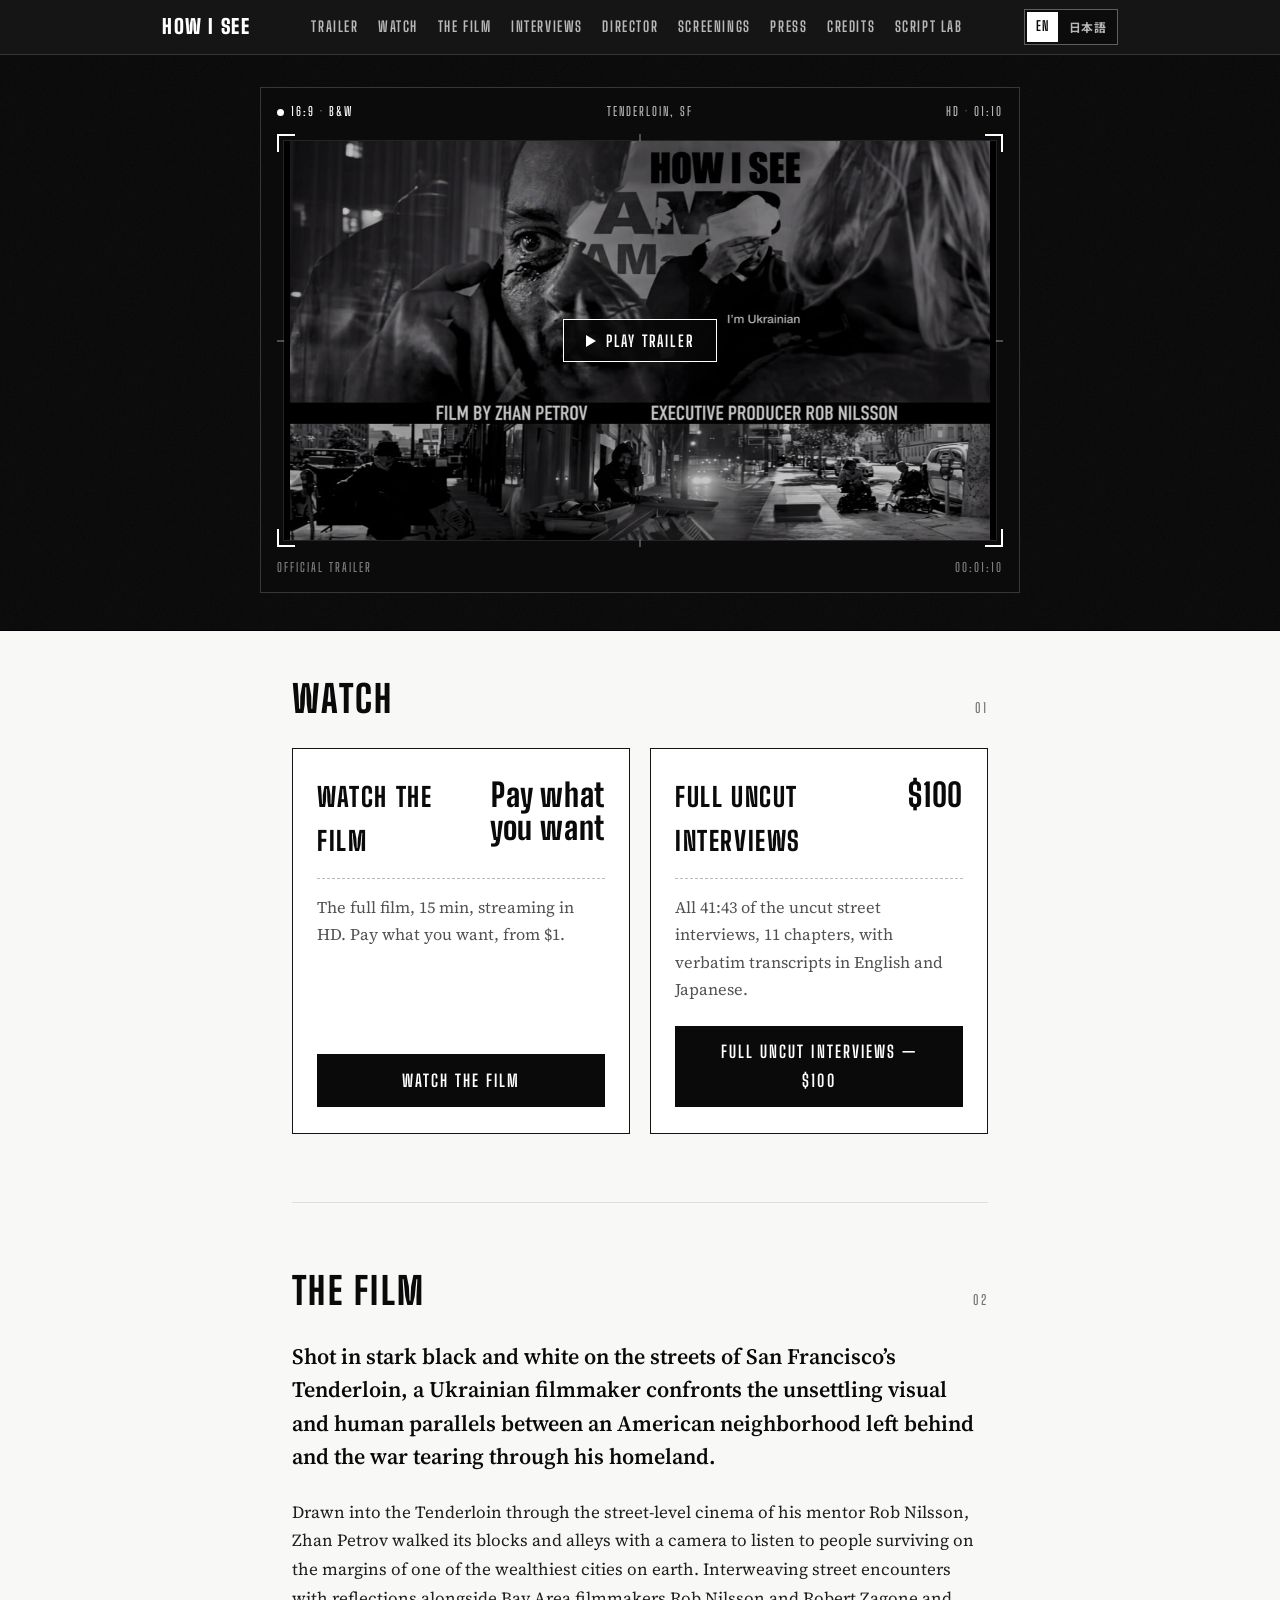
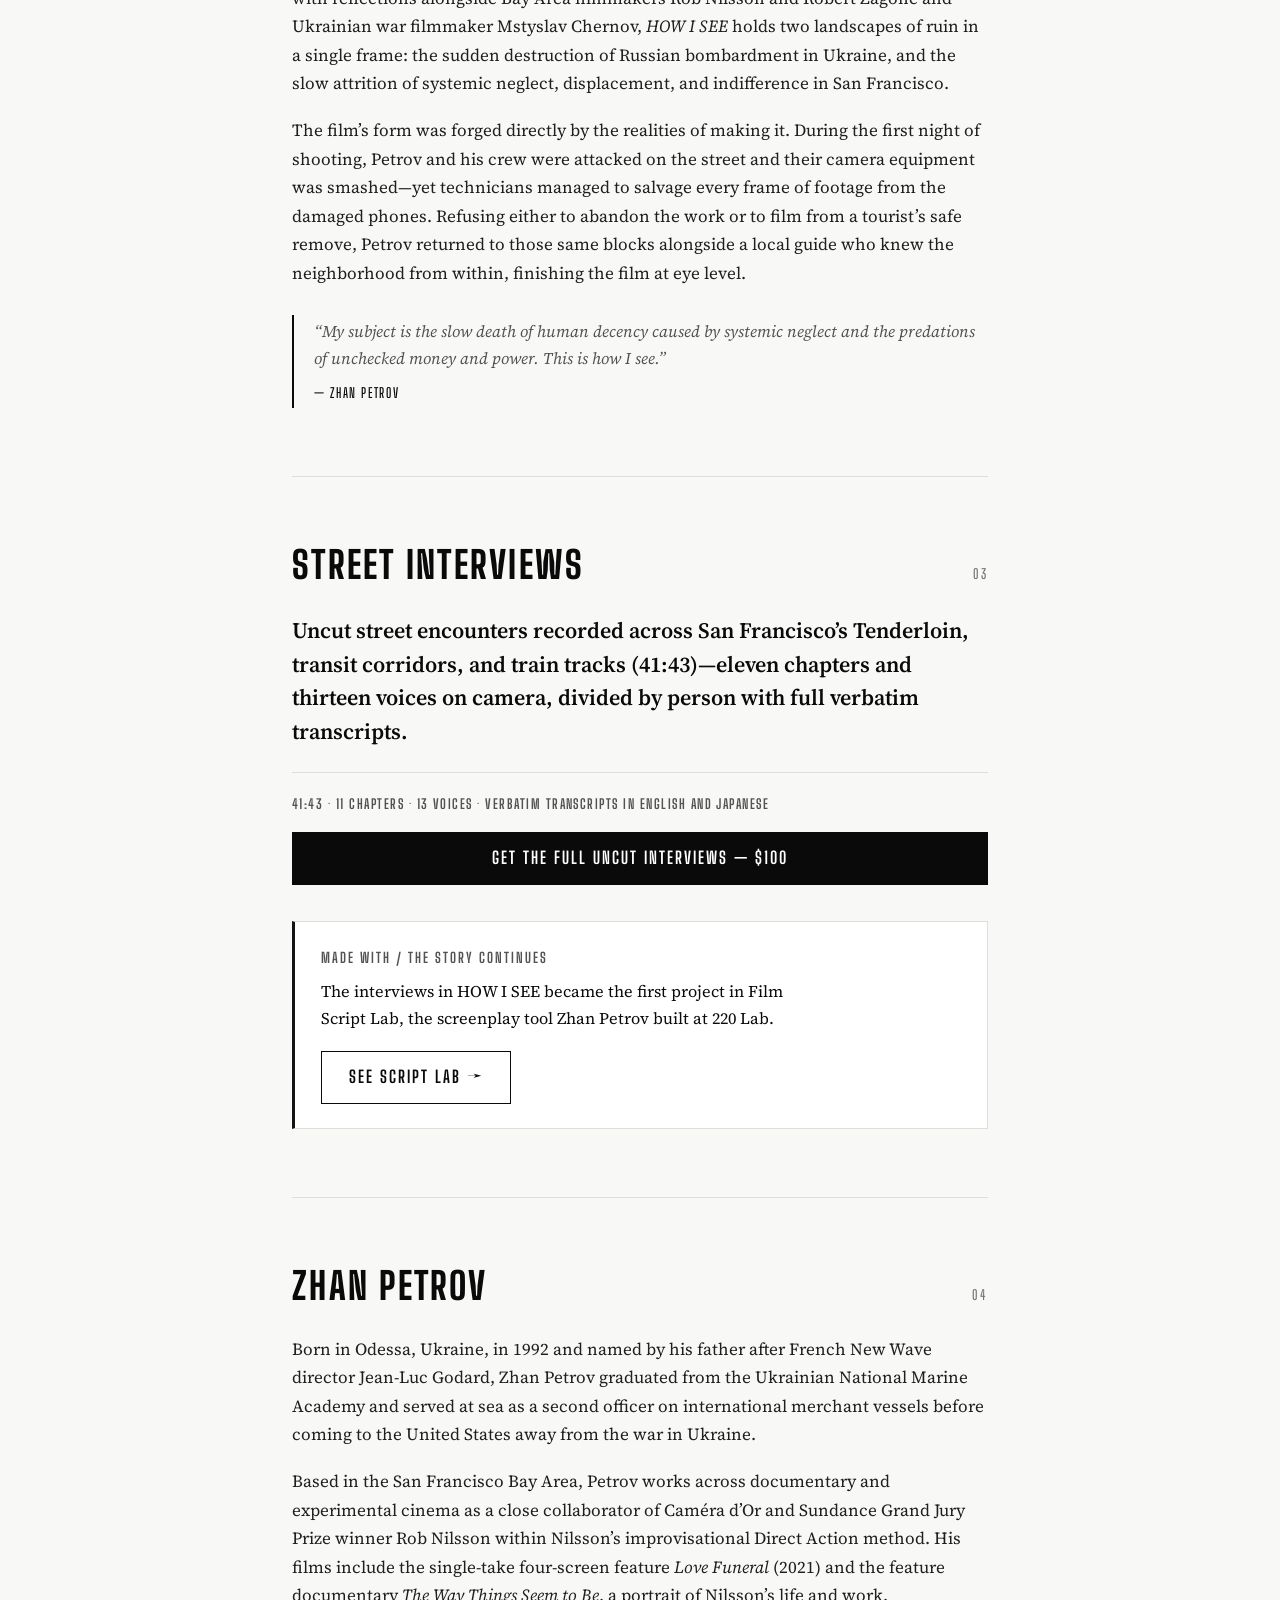
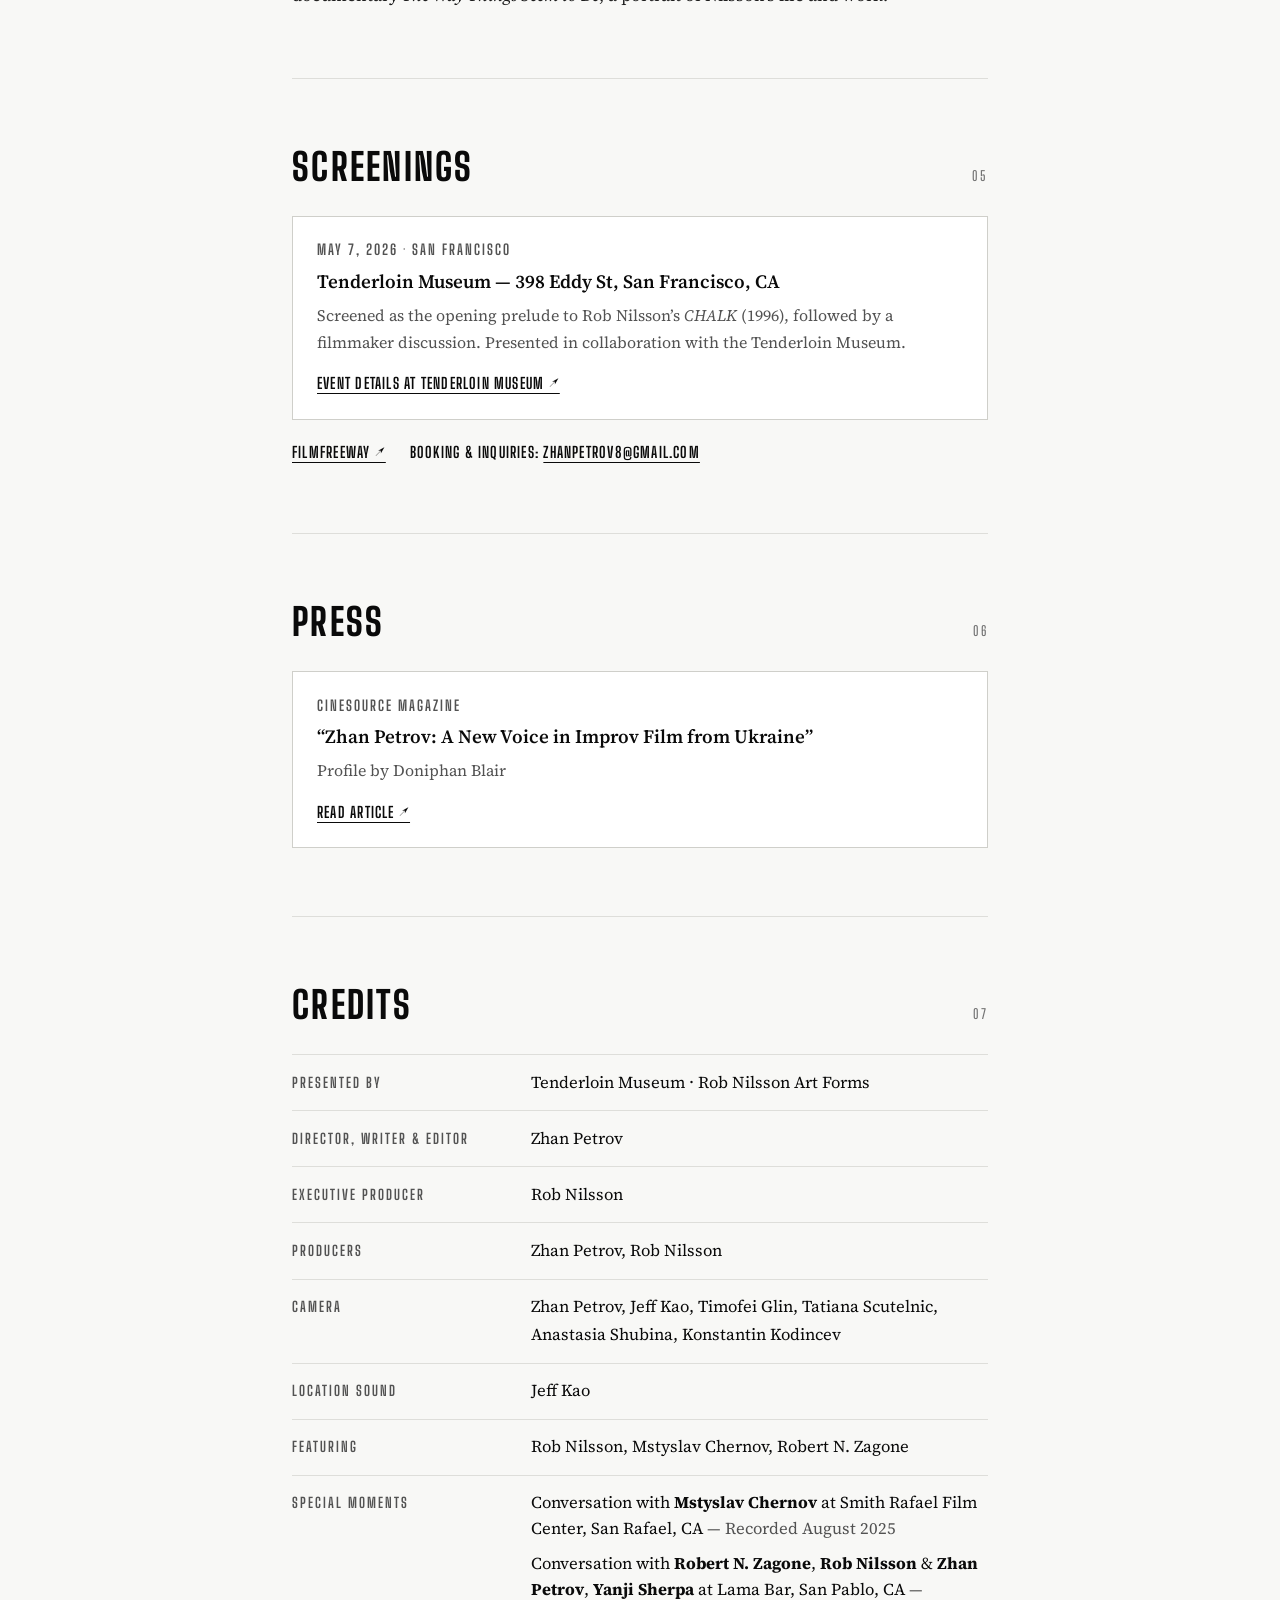
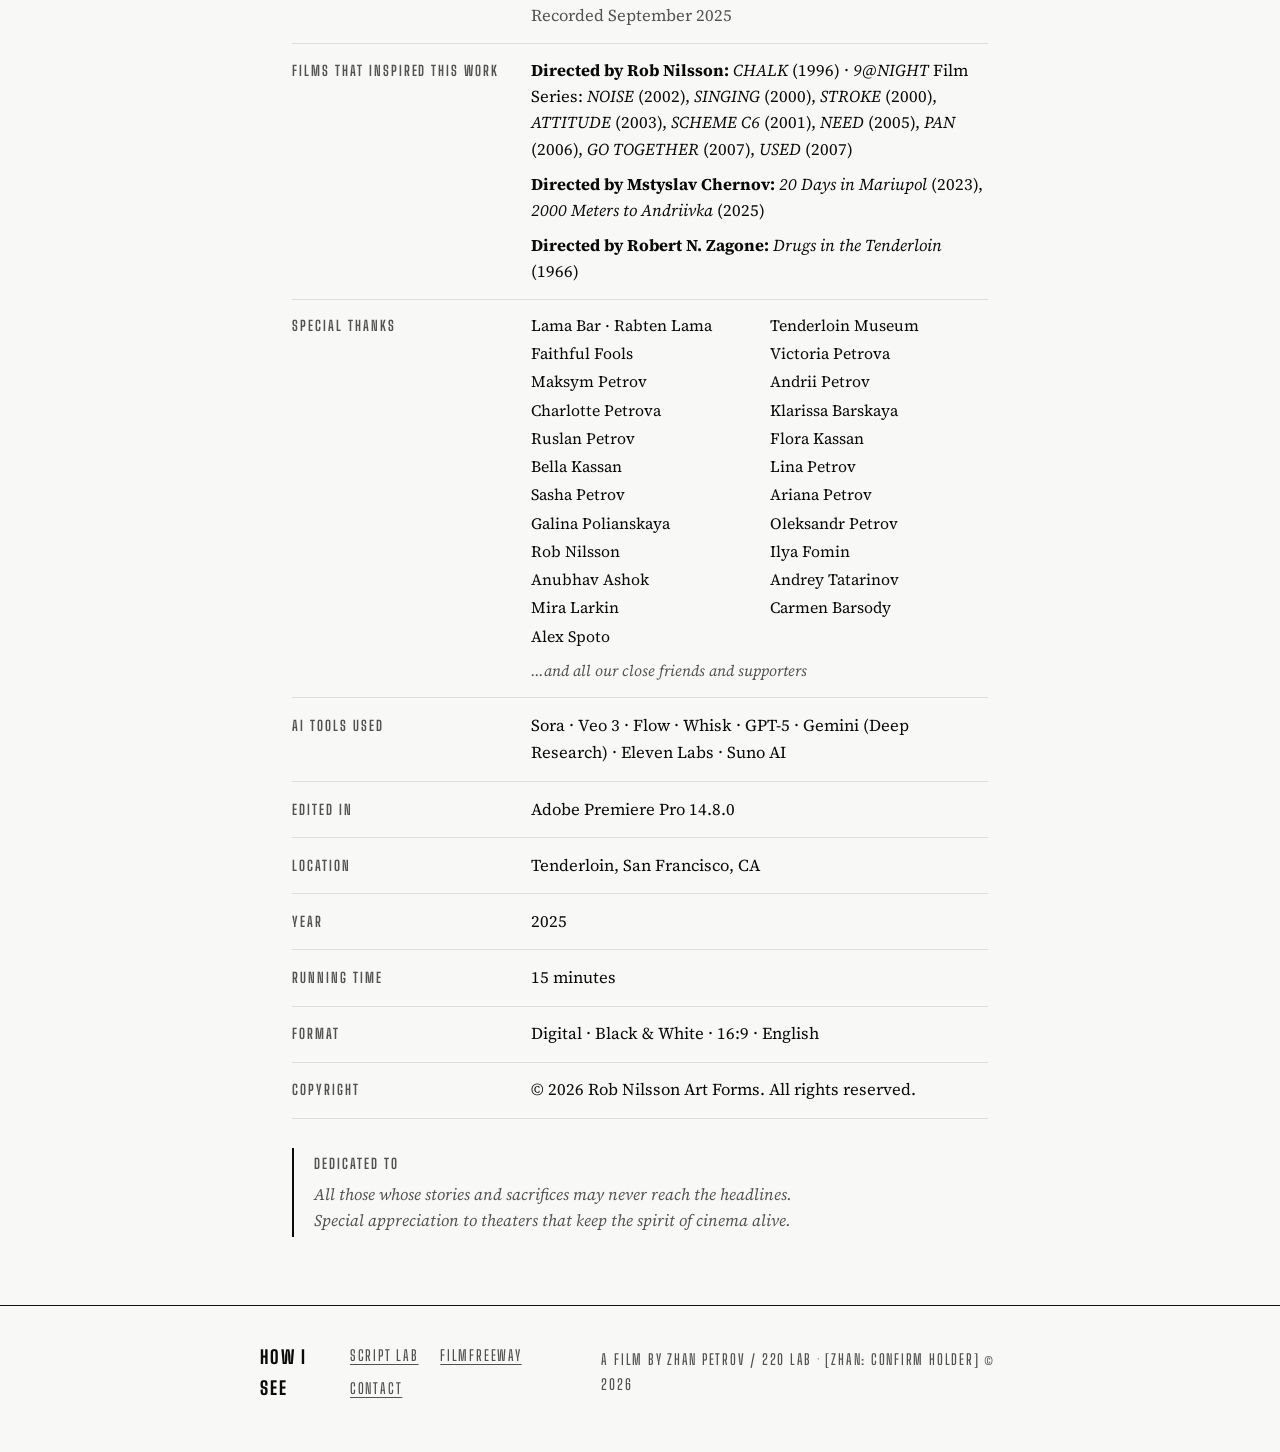
<file: index.html>
<!doctype html>
<html lang="en">
<head>
  <meta charset="utf-8">
  <meta name="viewport" content="width=device-width, initial-scale=1">
  <title>HOW I SEE — A film by Zhan Petrov</title>
  <meta name="description" content="HOW I SEE (2025, 15 min, B&amp;W) — A short documentary by Zhan Petrov. Shot on the streets of San Francisco’s Tenderloin, reflecting on visual parallels to war-torn Ukraine.">
  <link rel="canonical" href="https://howisee.homes/">

  <!-- Open Graph / Link Previews -->
  <meta property="og:type" content="video.movie">
  <meta property="og:site_name" content="HOW I SEE">
  <meta property="og:title" content="HOW I SEE — A film by Zhan Petrov">
  <meta property="og:description" content="2025 · 15 min · Black &amp; White · Shot on the streets of San Francisco’s Tenderloin, reflecting on visual parallels to war-torn Ukraine.">
  <meta property="og:url" content="https://howisee.homes/">
  <meta property="og:image" content="https://howisee.homes/assets/trailer-poster.jpg">
  <meta property="og:image:width" content="1194">
  <meta property="og:image:height" content="682">
  <meta property="og:image:alt" content="HOW I SEE — A film by Zhan Petrov (2025, 15 min, Black and White)">

  <!-- Twitter Card -->
  <meta name="twitter:card" content="summary_large_image">
  <meta name="twitter:title" content="HOW I SEE — A film by Zhan Petrov">
  <meta name="twitter:description" content="2025 · 15 min · Black &amp; White · Shot on the streets of San Francisco’s Tenderloin.">
  <meta name="twitter:image" content="https://howisee.homes/assets/trailer-poster.jpg">

  <link rel="icon" type="image/svg+xml" href="assets/favicon.svg">
  <meta name="theme-color" content="#070707">

  <!-- Google Fonts: Big Shoulders Display, Source Serif 4, Noto Sans JP & Shippori Mincho -->
  <link rel="preconnect" href="https://fonts.googleapis.com">
  <link rel="preconnect" href="https://fonts.gstatic.com" crossorigin>
  <link href="https://fonts.googleapis.com/css2?family=Big+Shoulders+Display:wght@600;700;800;900&amp;family=Noto+Sans+JP:wght@500;700&amp;family=Shippori+Mincho:wght@400;600&amp;family=Source+Serif+4:ital,opsz,wght@0,8..60,400;0,8..60,600;1,8..60,400&amp;display=swap" rel="stylesheet">

  <link rel="stylesheet" href="styles.css">
</head>
<body id="top">
  <a class="skip-link" href="#watch" data-i18n="skip">Skip to content</a>

  <!-- TOP MENU BAR + LANGUAGE SWITCHER -->
  <nav class="site-nav" aria-label="Primary">
    <div class="site-nav-inner">
      <a class="site-nav-brand" href="#top">HOW I SEE</a>

      <div class="site-nav-links" id="site-nav-links">
        <a href="#trailer" data-i18n="nav.trailer">Trailer</a>
        <a href="#watch" data-i18n="nav.watch">Watch</a>
        <a href="#film" data-i18n="nav.film">The Film</a>
        <a href="#interviews" data-i18n="nav.interviews">Interviews</a>
        <a href="#director" data-i18n="nav.director">Director</a>
        <a href="#screenings" data-i18n="nav.screenings">Screenings</a>
        <a href="#press" data-i18n="nav.press">Press</a>
        <a href="#credits" data-i18n="nav.credits">Credits</a>
        <a href="https://scriptlab.cloud/?utm_source=howisee&amp;utm_medium=site&amp;utm_campaign=scriptlab#built-from-a-film" data-i18n="nav.scriptlab">Script Lab</a>
      </div>

      <div class="site-nav-controls">
        <div class="lang-switch" role="group" aria-label="Language">
          <button type="button" class="lang-btn is-active" data-set-lang="en" aria-pressed="true" lang="en">EN</button>
          <span class="lang-sep" aria-hidden="true">/</span>
          <button type="button" class="lang-btn" data-set-lang="ja" aria-pressed="false" lang="ja">日本語</button>
        </div>

        <button
          type="button"
          class="menu-toggle"
          id="menu-toggle"
          aria-expanded="false"
          aria-controls="site-nav-links"
          data-i18n="nav.menu"
        >Menu</button>
      </div>
    </div>
  </nav>

  <!-- 1. HERO OPENING (OFFICIAL TRAILER ONLY — FOLLOWED DIRECTLY BY WATCH OPTIONS) -->
  <header class="hero">
    <div class="hero-inner">
      <h1 class="sr-only" data-i18n="pageTitle">HOW I SEE — A film by Zhan Petrov</h1>

      <!-- Official FilmFreeway Trailer inside Camera-Viewfinder Frame -->
      <div class="trailer-stage" id="trailer">
        <div class="viewfinder" role="region" aria-label="HOW I SEE official trailer" data-i18n-aria="hero.vfRegion">
          <div class="vf-hud vf-hud--top" aria-hidden="true">
            <span class="vf-status"><span class="vf-dot"></span> 16:9 &middot; B&amp;W</span>
            <span class="vf-hide-xs">TENDERLOIN, SF</span>
            <span>HD &middot; 01:10</span>
          </div>

          <div class="vf-gate">
            <span class="vf-corner vf-corner--tl" aria-hidden="true"></span>
            <span class="vf-corner vf-corner--tr" aria-hidden="true"></span>
            <span class="vf-corner vf-corner--bl" aria-hidden="true"></span>
            <span class="vf-corner vf-corner--br" aria-hidden="true"></span>

            <span class="vf-tick vf-tick--top" aria-hidden="true"></span>
            <span class="vf-tick vf-tick--bottom" aria-hidden="true"></span>
            <span class="vf-tick vf-tick--left" aria-hidden="true"></span>
            <span class="vf-tick vf-tick--right" aria-hidden="true"></span>

            <div class="vf-screen" id="trailer-screen">
              <video
                id="trailer-video"
                src="assets/trailer.mp4"
                poster="assets/trailer-poster.jpg"
                preload="metadata"
                playsinline
                controls
              ></video>
              <button
                type="button"
                class="vf-play-overlay"
                id="trailer-play-btn"
                aria-label="Play official trailer"
                data-i18n-aria="trailer.playAria"
              >
                <span class="vf-play-badge">
                  <span class="vf-play-triangle" aria-hidden="true"></span>
                  <span data-i18n="trailer.playLabel">Play Trailer</span>
                </span>
              </button>
            </div>
          </div>

          <div class="vf-hud vf-hud--bottom" aria-hidden="true">
            <span>OFFICIAL TRAILER</span>
            <span>00:01:10</span>
          </div>
        </div>
      </div>
    </div>
  </header>

  <main class="page-main" id="main-content">

    <!-- 2. WATCH -->
    <section class="section" id="watch" aria-labelledby="heading-watch">
      <div class="section-header">
        <h2 class="section-title" id="heading-watch" data-i18n="watch.heading">Watch</h2>
        <span class="section-index">01</span>
      </div>

      <div class="tickets-grid">
        <!-- Film Ticket: pay what you want -->
        <article class="ticket-card" data-tier="film">
          <div>
            <div class="ticket-top">
              <h3 class="ticket-label" data-tier-label>Watch the film</h3>
              <span class="ticket-price" data-tier-price>Pay what you want</span>
            </div>
            <p class="ticket-terms" data-tier-terms>The full film, 15 min, streaming in HD. Pay what you want, from $1.</p>
          </div>
          <div class="ticket-action">
            <div data-tier-slot>
              <button type="button" class="btn btn--ticket is-disabled" disabled aria-disabled="true">Watch the film</button>
            </div>
            <p class="ticket-status" data-tier-status>Checkout opens soon</p>
          </div>
        </article>

        <!-- Interviews Ticket: $100 -->
        <article class="ticket-card" data-tier="interviews">
          <div>
            <div class="ticket-top">
              <h3 class="ticket-label" data-tier-label>Full uncut interviews</h3>
              <span class="ticket-price" data-tier-price>$100</span>
            </div>
            <p class="ticket-terms" data-tier-terms>All 41:43 of the uncut street interviews, 11 chapters, with verbatim transcripts in English and Japanese.</p>
          </div>
          <div class="ticket-action">
            <div data-tier-slot>
              <button type="button" class="btn btn--outline is-disabled" disabled aria-disabled="true">Full uncut interviews — $100</button>
            </div>
            <p class="ticket-status" data-tier-status>Checkout opens soon</p>
          </div>
        </article>
      </div>
    </section>

    <!-- 3. THE FILM -->
    <section class="section" id="film" aria-labelledby="heading-film">
      <div class="section-header">
        <h2 class="section-title" id="heading-film" data-i18n="film.heading">The Film</h2>
        <span class="section-index">02</span>
      </div>

      <p class="logline" data-i18n="film.logline">
        Shot in stark black and white on the streets of San Francisco’s Tenderloin, a Ukrainian filmmaker confronts the unsettling visual and human parallels between an American neighborhood left behind and the war tearing through his homeland.
      </p>

      <div class="prose">
        <p data-i18n-html="film.p1">
          Drawn into the Tenderloin through the street-level cinema of his mentor Rob Nilsson, Zhan Petrov walked its blocks and alleys with a camera to listen to people surviving on the margins of one of the wealthiest cities on earth. Interweaving street encounters with reflections alongside Bay Area filmmakers Rob Nilsson and Robert Zagone and Ukrainian war filmmaker Mstyslav Chernov, <em>HOW I SEE</em> holds two landscapes of ruin in a single frame: the sudden destruction of Russian bombardment in Ukraine, and the slow attrition of systemic neglect, displacement, and indifference in San Francisco.
        </p>
        <p data-i18n="film.p2">
          The film’s form was forged directly by the realities of making it. During the first night of shooting, Petrov and his crew were attacked on the street and their camera equipment was smashed—yet technicians managed to salvage every frame of footage from the damaged phones. Refusing either to abandon the work or to film from a tourist’s safe remove, Petrov returned to those same blocks alongside a local guide who knew the neighborhood from within, finishing the film at eye level.
        </p>
      </div>

      <blockquote class="director-statement">
        <p data-i18n="film.quote">“My subject is the slow death of human decency caused by systemic neglect and the predations of unchecked money and power. This is how I see.”</p>
        <cite data-i18n="film.quoteCite">&mdash; Zhan Petrov</cite>
      </blockquote>
    </section>

    <!-- 4. STREET INTERVIEWS (FULL 41:43 UNCUT REEL & VERBATIM TRANSCRIPTS) -->
    <section class="section" id="interviews" aria-labelledby="heading-interviews">
      <div class="section-header">
        <h2 class="section-title" id="heading-interviews" data-i18n="interviews.heading">Street Interviews</h2>
        <span class="section-index">03</span>
      </div>

      <p class="logline" data-i18n="interviews.lead">
        Uncut street encounters recorded across San Francisco’s Tenderloin, transit corridors, and train tracks (41:43)—eleven chapters and thirteen voices on camera, divided by person with full verbatim transcripts.
      </p>

      <div class="interviews-teaser">
        <p class="interviews-count" data-i18n="interviews.teaserCount">41:43 · 11 chapters · 13 voices · Verbatim transcripts in English and Japanese</p>
        <a class="btn btn--ticket" href="#watch" data-interviews-buy rel="noopener" data-i18n="interviews.ctaBuy">Get the full uncut interviews — $100</a>
      </div>

      <aside class="story-continues-card" id="script-lab" aria-labelledby="heading-story-continues">
        <p class="story-continues-kicker" id="heading-story-continues" data-i18n="storyContinues.kicker">Made With / The Story Continues</p>
        <p class="story-continues-body" data-i18n="storyContinues.body">
          The interviews in HOW I SEE became the first project in Film Script Lab, the screenplay tool Zhan Petrov built at 220 Lab.
        </p>
        <a
          class="btn btn--outline"
          href="https://scriptlab.cloud/?utm_source=howisee&amp;utm_medium=site&amp;utm_campaign=scriptlab#built-from-a-film"
          data-i18n="storyContinues.cta"
        >See Script Lab &rarr;</a>
      </aside>
    </section>

    <!-- 5. ZHAN PETROV -->
    <section class="section" id="director" aria-labelledby="heading-director">
      <div class="section-header">
        <h2 class="section-title" id="heading-director" data-i18n="director.heading">Zhan Petrov</h2>
        <span class="section-index">04</span>
      </div>

      <div class="prose">
        <p data-i18n="director.p1">
          Born in Odessa, Ukraine, in 1992 and named by his father after French New Wave director Jean-Luc Godard, Zhan Petrov graduated from the Ukrainian National Marine Academy and served at sea as a second officer on international merchant vessels before coming to the United States away from the war in Ukraine.
        </p>
        <p data-i18n-html="director.p2">
          Based in the San Francisco Bay Area, Petrov works across documentary and experimental cinema as a close collaborator of Cam&eacute;ra d’Or and Sundance Grand Jury Prize winner Rob Nilsson within Nilsson’s improvisational Direct Action method. His films include the single-take four-screen feature <em>Love Funeral</em> (2021) and the feature documentary <em>The Way Things Seem to Be</em>, a portrait of Nilsson’s life and work.
        </p>
      </div>
    </section>

    <!-- 6. SCREENINGS -->
    <section class="section" id="screenings" aria-labelledby="heading-screenings">
      <div class="section-header">
        <h2 class="section-title" id="heading-screenings" data-i18n="screenings.heading">Screenings</h2>
        <span class="section-index">05</span>
      </div>

      <article class="event-item">
        <p class="event-meta" data-i18n="screenings.meta">May 7, 2026 &middot; San Francisco</p>
        <h3 class="event-title" data-i18n="screenings.venue">Tenderloin Museum &mdash; 398 Eddy St, San Francisco, CA</h3>
        <p class="event-detail" data-i18n-html="screenings.detail">
          Screened as the opening prelude to Rob Nilsson’s <em>CHALK</em> (1996), followed by a filmmaker discussion. Presented in collaboration with the Tenderloin Museum.
        </p>
        <a
          class="arrow-link"
          href="https://www.tenderloinmuseum.org/public-programs-2026-1/2026/5/7/rob-nilssons-chalk-1996"
          target="_blank"
          rel="noopener"
          data-i18n="screenings.eventLink"
        >Event details at Tenderloin Museum &nearr;</a>
      </article>

      <div class="inline-links" aria-label="Festival and booking inquiries">
        <a
          href="https://filmfreeway.com/projects/4067236"
          data-site-filmfreeway
          target="_blank"
          rel="noopener"
        >FilmFreeway &nearr;</a>
        <span><span data-i18n="screenings.inquiries">Booking &amp; Inquiries:</span> <a href="mailto:zhanpetrov8@gmail.com" data-site-email="text">zhanpetrov8@gmail.com</a></span>
      </div>
    </section>

    <!-- 7. PRESS -->
    <section class="section" id="press" aria-labelledby="heading-press">
      <div class="section-header">
        <h2 class="section-title" id="heading-press" data-i18n="press.heading">Press</h2>
        <span class="section-index">06</span>
      </div>

      <article class="press-item">
        <p class="press-meta">CineSource Magazine</p>
        <h3 class="press-title" data-i18n="press.title">“Zhan Petrov: A New Voice in Improv Film from Ukraine”</h3>
        <p class="press-detail" data-i18n="press.author">Profile by Doniphan Blair</p>
        <a
          class="arrow-link"
          href="https://cinesourcemagazine.com/index.php?%2Fsite%2Fcomments%2Fzhan_petrov_a_new_voice_in_improv_film_from_ukraine%2F="
          target="_blank"
          rel="noopener"
          data-i18n="press.link"
        >Read article &nearr;</a>
      </article>
    </section>

    <!-- 8. CREDITS -->
    <section class="section" id="credits" aria-labelledby="heading-credits">
      <div class="section-header">
        <h2 class="section-title" id="heading-credits" data-i18n="credits.heading">Credits</h2>
        <span class="section-index">07</span>
      </div>

      <dl class="credits-list">
        <div class="credits-row">
          <dt data-i18n="credits.presentedDt">Presented By</dt>
          <dd data-i18n="credits.presentedDd">Tenderloin Museum &middot; Rob Nilsson Art Forms</dd>
        </div>
        <div class="credits-row">
          <dt data-i18n="credits.directorDt">Director, Writer &amp; Editor</dt>
          <dd data-i18n="credits.directorDd">Zhan Petrov</dd>
        </div>
        <div class="credits-row">
          <dt data-i18n="credits.execProducerDt">Executive Producer</dt>
          <dd data-i18n="credits.execProducerDd">Rob Nilsson</dd>
        </div>
        <div class="credits-row">
          <dt data-i18n="credits.producersDt">Producers</dt>
          <dd data-i18n="credits.producersDd">Zhan Petrov, Rob Nilsson</dd>
        </div>
        <div class="credits-row">
          <dt data-i18n="credits.cameraDt">Camera</dt>
          <dd data-i18n="credits.cameraDd">Zhan Petrov, Jeff Kao, Timofei Glin, Tatiana Scutelnic, Anastasia Shubina, Konstantin Kodincev</dd>
        </div>
        <div class="credits-row">
          <dt data-i18n="credits.soundDt">Location Sound</dt>
          <dd data-i18n="credits.soundDd">Jeff Kao</dd>
        </div>
        <div class="credits-row">
          <dt data-i18n="credits.featuringDt">Featuring</dt>
          <dd data-i18n="credits.featuringDd">Rob Nilsson, Mstyslav Chernov, Robert N. Zagone</dd>
        </div>
        <div class="credits-row">
          <dt data-i18n="credits.momentsDt">Special Moments</dt>
          <dd class="credits-lines" data-i18n-html="credits.momentsDd">
            <span class="credits-line">Conversation with <strong>Mstyslav Chernov</strong> at Smith Rafael Film Center, San Rafael, CA <span class="credits-meta">&mdash; Recorded August 2025</span></span>
            <span class="credits-line">Conversation with <strong>Robert N. Zagone</strong>, <strong>Rob Nilsson</strong> &amp; <strong>Zhan Petrov</strong>, <strong>Yanji Sherpa</strong> at Lama Bar, San Pablo, CA <span class="credits-meta">&mdash; Recorded September 2025</span></span>
          </dd>
        </div>
        <div class="credits-row">
          <dt data-i18n="credits.inspiredDt">Films That Inspired This Work</dt>
          <dd class="credits-lines" data-i18n-html="credits.inspiredDd">
            <span class="credits-line"><strong>Directed by Rob Nilsson:</strong> <em>CHALK</em> (1996) &middot; <em>9@NIGHT</em> Film Series: <em>NOISE</em> (2002), <em>SINGING</em> (2000), <em>STROKE</em> (2000), <em>ATTITUDE</em> (2003), <em>SCHEME C6</em> (2001), <em>NEED</em> (2005), <em>PAN</em> (2006), <em>GO TOGETHER</em> (2007), <em>USED</em> (2007)</span>
            <span class="credits-line"><strong>Directed by Mstyslav Chernov:</strong> <em>20 Days in Mariupol</em> (2023), <em>2000 Meters to Andriivka</em> (2025)</span>
            <span class="credits-line"><strong>Directed by Robert N. Zagone:</strong> <em>Drugs in the Tenderloin</em> (1966)</span>
          </dd>
        </div>
        <div class="credits-row">
          <dt data-i18n="credits.thanksDt">Special Thanks</dt>
          <dd data-i18n-html="credits.thanksDd">
            <span class="credits-thanks-grid">
              <span>Lama Bar &middot; Rabten Lama</span>
              <span>Tenderloin Museum</span>
              <span>Faithful Fools</span>
              <span>Victoria Petrova</span>
              <span>Maksym Petrov</span>
              <span>Andrii Petrov</span>
              <span>Charlotte Petrova</span>
              <span>Klarissa Barskaya</span>
              <span>Ruslan Petrov</span>
              <span>Flora Kassan</span>
              <span>Bella Kassan</span>
              <span>Lina Petrov</span>
              <span>Sasha Petrov</span>
              <span>Ariana Petrov</span>
              <span>Galina Polianskaya</span>
              <span>Oleksandr Petrov</span>
              <span>Rob Nilsson</span>
              <span>Ilya Fomin</span>
              <span>Anubhav Ashok</span>
              <span>Andrey Tatarinov</span>
              <span>Mira Larkin</span>
              <span>Carmen Barsody</span>
              <span>Alex Spoto</span>
            </span>
            <span class="credits-subnote">&hellip;and all our close friends and supporters</span>
          </dd>
        </div>
        <div class="credits-row">
          <dt data-i18n="credits.aiToolsDt">AI Tools Used</dt>
          <dd data-i18n="credits.aiToolsDd">Sora &middot; Veo 3 &middot; Flow &middot; Whisk &middot; GPT-5 &middot; Gemini (Deep Research) &middot; Eleven Labs &middot; Suno AI</dd>
        </div>
        <div class="credits-row">
          <dt data-i18n="credits.editedInDt">Edited In</dt>
          <dd data-i18n="credits.editedInDd">Adobe Premiere Pro 14.8.0</dd>
        </div>
        <div class="credits-row">
          <dt data-i18n="credits.locationDt">Location</dt>
          <dd data-i18n="credits.locationDd">Tenderloin, San Francisco, CA</dd>
        </div>
        <div class="credits-row">
          <dt data-i18n="credits.yearDt">Year</dt>
          <dd data-i18n="credits.yearDd">2025</dd>
        </div>
        <div class="credits-row">
          <dt data-i18n="credits.runtimeDt">Running Time</dt>
          <dd data-i18n="credits.runtimeDd">15 minutes</dd>
        </div>
        <div class="credits-row">
          <dt data-i18n="credits.formatDt">Format</dt>
          <dd data-i18n="credits.formatDd">Digital &middot; Black &amp; White &middot; 16:9 &middot; English</dd>
        </div>
        <div class="credits-row">
          <dt data-i18n="credits.copyrightDt">Copyright</dt>
          <dd data-i18n="credits.copyrightDd">&copy; 2026 Rob Nilsson Art Forms. All rights reserved.</dd>
        </div>
      </dl>

      <div class="credits-dedication">
        <p class="credits-dedication-kicker" data-i18n="credits.dedicatedDt">Dedicated To</p>
        <p class="credits-dedication-body" data-i18n-html="credits.dedicatedDd">
          All those whose stories and sacrifices may never reach the headlines.<br>
          Special appreciation to theaters that keep the spirit of cinema alive.
        </p>
      </div>
    </section>

  </main>

  <!-- 9. FOOTER -->
  <footer class="site-footer">
    <div class="footer-inner">
      <span class="footer-brand">HOW I SEE</span>
      <div class="footer-links">
        <a
          href="https://scriptlab.cloud/?utm_source=howisee&amp;utm_medium=site&amp;utm_campaign=scriptlab#built-from-a-film"
          data-i18n="footer.scriptlab"
        >Script Lab</a>
        <a
          href="https://filmfreeway.com/projects/4067236"
          data-site-filmfreeway
          target="_blank"
          rel="noopener"
        >FilmFreeway</a>
        <a href="mailto:zhanpetrov8@gmail.com" data-site-email data-i18n="footer.contact">Contact</a>
      </div>
      <span>A film by Zhan Petrov / 220 Lab &middot; [ZHAN: confirm holder] &copy; 2026</span>
    </div>
  </footer>

  <script src="config.js"></script>
  <script src="site.js"></script>
</body>
</html>
</file>
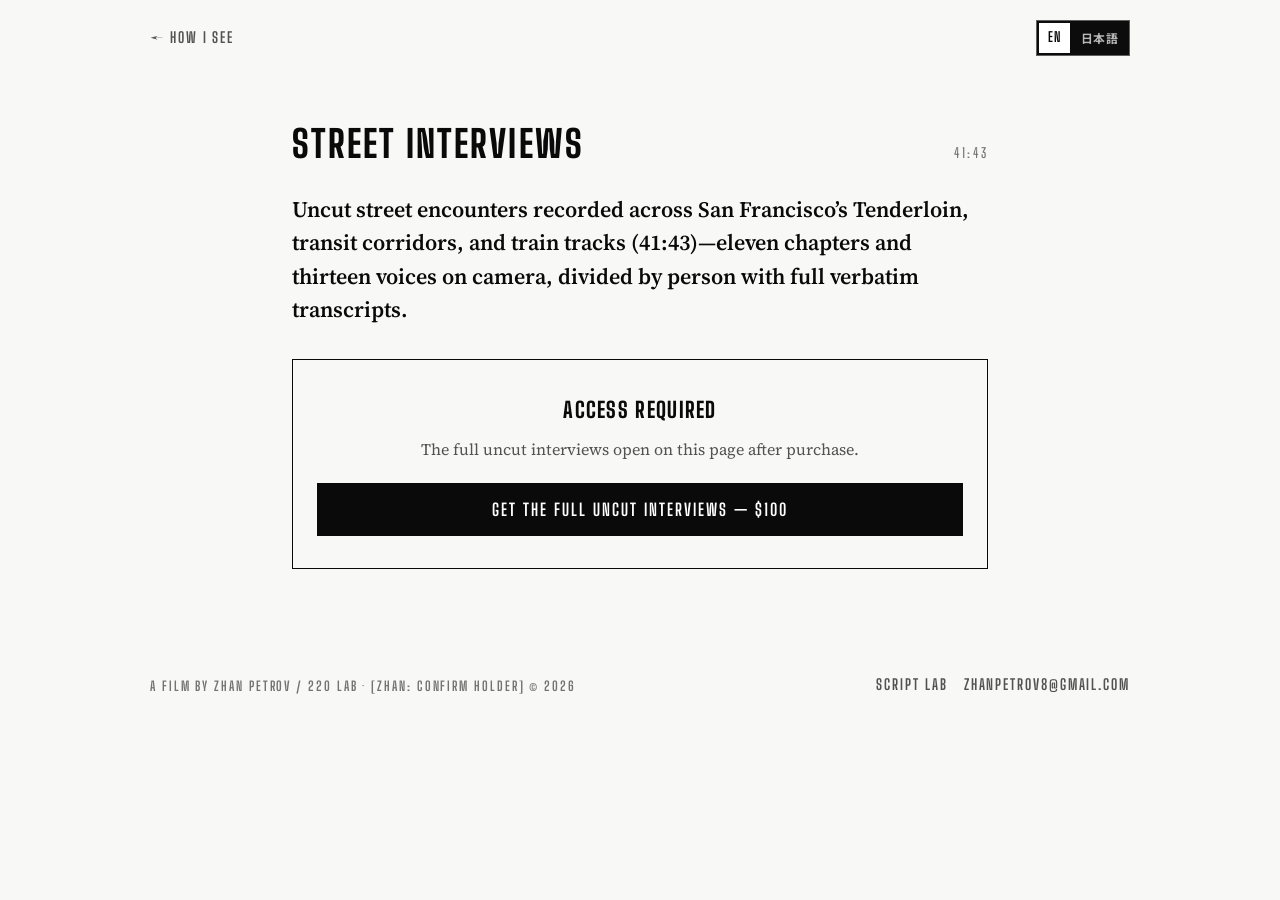
<file: interviews.html>
<!doctype html>
<html lang="en">
<head>
  <meta charset="utf-8">
  <meta name="viewport" content="width=device-width, initial-scale=1">
  <meta name="robots" content="noindex, nofollow">
  <title>Uncut Interviews — HOW I SEE</title>
  <link rel="icon" type="image/svg+xml" href="assets/favicon.svg">
  <meta name="theme-color" content="#070707">

  <!-- Google Fonts: Big Shoulders Display, Source Serif 4, Noto Sans JP & Shippori Mincho -->
  <link rel="preconnect" href="https://fonts.googleapis.com">
  <link rel="preconnect" href="https://fonts.gstatic.com" crossorigin>
  <link href="https://fonts.googleapis.com/css2?family=Big+Shoulders+Display:wght@600;700;800;900&amp;family=Noto+Sans+JP:wght@500;700&amp;family=Shippori+Mincho:wght@400;600&amp;family=Source+Serif+4:ital,opsz,wght@0,8..60,400;0,8..60,600;1,8..60,400&amp;display=swap" rel="stylesheet">

  <link rel="stylesheet" href="styles.css">
</head>
<body class="interviews-page" id="top">
  <nav class="watch-nav interviews-page-nav" aria-label="Interviews page navigation">
    <a href="./" data-i18n="watchRoom.back">&larr; HOW I SEE</a>
    <div class="site-nav-controls">
      <div class="lang-switch" role="group" aria-label="Language">
        <button type="button" class="lang-btn is-active" data-set-lang="en" aria-pressed="true" lang="en">EN</button>
        <span class="lang-sep" aria-hidden="true">/</span>
        <button type="button" class="lang-btn" data-set-lang="ja" aria-pressed="false" lang="ja">日本語</button>
      </div>
    </div>
  </nav>

  <main class="page-main" id="main-content">
    <section class="section" id="interviews" aria-labelledby="heading-interviews">
      <div class="section-header">
        <h1 class="section-title" id="heading-interviews" data-i18n="interviews.heading">Street Interviews</h1>
        <span class="section-index">41:43</span>
      </div>

      <p class="logline" data-i18n="interviews.lead">
        Uncut street encounters recorded across San Francisco’s Tenderloin, transit corridors, and train tracks (41:43)—eleven chapters and thirteen voices on camera, divided by person with full verbatim transcripts.
      </p>

      <!-- Shown until a valid purchase link is used -->
      <div class="interviews-gate" id="interviews-gate">
        <h2 class="interviews-gate-title" data-i18n="interviews.gateTitle">Access Required</h2>
        <p class="interviews-gate-copy" data-i18n="interviews.gateCopy">The full uncut interviews open on this page after purchase.</p>
        <a class="btn btn--ticket" id="interviews-gate-cta" data-interviews-buy href="./#watch" rel="noopener" data-i18n="interviews.ctaBuy">Get the full uncut interviews — $100</a>
      </div>

      <!-- Unlocked by the purchase link (?v=…&k=…) -->
      <div id="interviews-gated" hidden>
        <p class="interviews-paid-note" data-i18n="interviews.paidNote">Thank you. Bookmark this page — this address is your access link.</p>
        <div class="interviews-player">
          <div class="interviews-screen" id="interviews-screen">
            <iframe
              id="interviews-iframe"
              src="about:blank"
              title="HOW I SEE — Full Street Interviews (41:43)"
              data-i18n-title="interviews.iframeTitle"
              loading="lazy"
              allow="accelerometer; autoplay; clipboard-write; encrypted-media; gyroscope; picture-in-picture; fullscreen"
              allowfullscreen
              referrerpolicy="strict-origin-when-cross-origin"
            ></iframe>
          </div>
          <div class="interviews-bar">
            <span class="interviews-now" id="interviews-now" data-i18n="interviews.fullReel">00:00 &ndash; 41:43 &middot; Full Uncut Reel</span>
            <a
              class="arrow-link interviews-yt-link"
              id="interviews-yt-link"
              href="#"
              target="_blank"
              rel="noopener"
              data-i18n="interviews.watchYt"
            >Open on YouTube &nearr;</a>
          </div>
        </div>

        <div class="interviews-toolbar">
          <p class="interviews-count" data-i18n="interviews.count">11 Chapters &middot; 13 On-Camera Voices &middot; Click any timestamp to jump in player</p>
          <button
            type="button"
            class="btn-text-toggle"
            id="interviews-toggle-all"
            aria-expanded="false"
            data-i18n="interviews.expandAll"
          >Expand all transcripts</button>
        </div>

        <div class="interviews-list" id="interviews-list"></div>
      </div>
    </section>
  </main>

  <footer class="watch-nav" style="padding-bottom: 1.75rem;" aria-label="Footer">
    <span style="color: #737373; font-size: 0.82rem;">A film by Zhan Petrov / 220 Lab &middot; [ZHAN: confirm holder] &copy; 2026</span>
    <span style="display:flex;gap:1rem;flex-wrap:wrap;">
      <a href="https://scriptlab.cloud/?utm_source=howisee&amp;utm_medium=site&amp;utm_campaign=scriptlab#built-from-a-film">Script Lab</a>
      <a href="mailto:zhanpetrov8@gmail.com" data-site-email="text">zhanpetrov8@gmail.com</a>
    </span>
  </footer>

  <script src="config.js"></script>
  <script>
    // The transcripts file is named by the access key in the purchase link.
    (function () {
      function load(src, done) {
        var s = document.createElement("script");
        s.src = src;
        s.onload = done;
        s.onerror = done;
        document.body.appendChild(s);
      }
      var k = "";
      try { k = new URLSearchParams(location.search).get("k") || ""; } catch (e) {}
      var startSite = function () { load("site.js", function () {}); };
      if (/^[a-f0-9]{16}$/.test(k)) load("x/" + k + ".js", startSite);
      else startSite();
    })();
  </script>
</body>
</html>
</file>
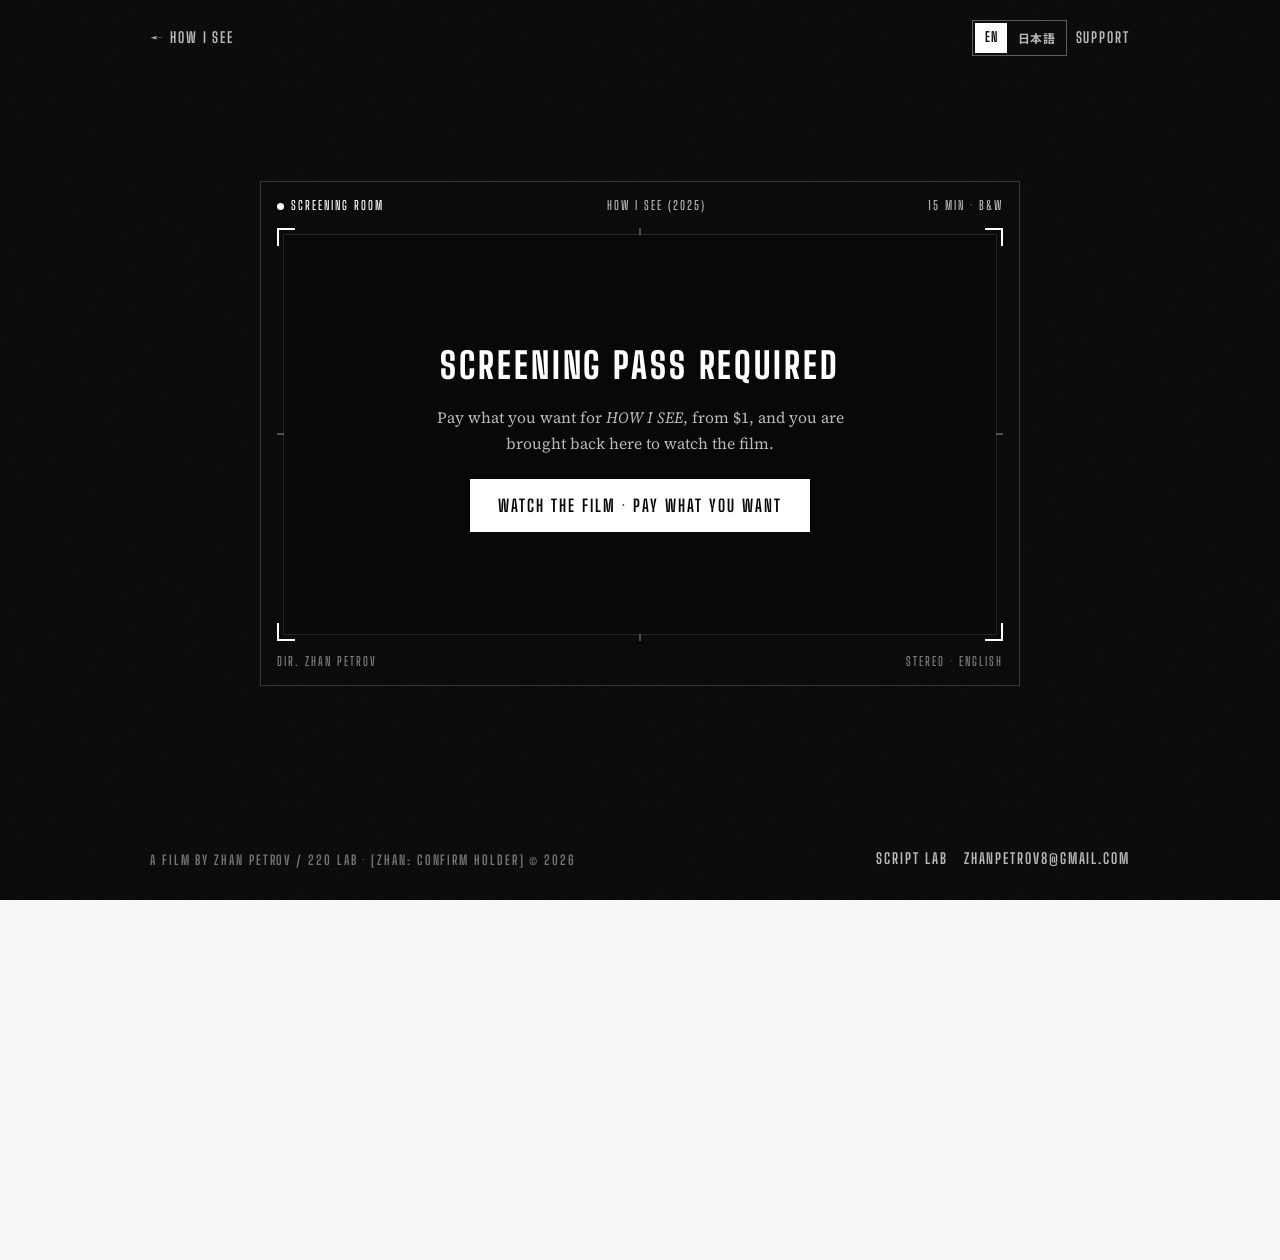
<file: watch.html>
<!doctype html>
<html lang="en">
<head>
  <meta charset="utf-8">
  <meta name="viewport" content="width=device-width, initial-scale=1">
  <meta name="robots" content="noindex, nofollow">
  <title>Screening Room — HOW I SEE</title>
  <link rel="icon" type="image/svg+xml" href="assets/favicon.svg">
  <meta name="theme-color" content="#070707">

  <!-- Google Fonts: Big Shoulders Display, Source Serif 4, Noto Sans JP & Shippori Mincho -->
  <link rel="preconnect" href="https://fonts.googleapis.com">
  <link rel="preconnect" href="https://fonts.gstatic.com" crossorigin>
  <link href="https://fonts.googleapis.com/css2?family=Big+Shoulders+Display:wght@600;700;800;900&amp;family=Noto+Sans+JP:wght@500;700&amp;family=Shippori+Mincho:wght@400;600&amp;family=Source+Serif+4:ital,opsz,wght@0,8..60,400;0,8..60,600;1,8..60,400&amp;display=swap" rel="stylesheet">

  <link rel="stylesheet" href="styles.css">
</head>
<body class="watch-room" id="watch-player-root">
  <a class="skip-link" href="#watch-screen" data-i18n="watchRoom.skip">Skip to player</a>

  <nav class="watch-nav" aria-label="Screening room navigation">
    <a href="./" data-i18n="watchRoom.back">&larr; HOW I SEE</a>
    <div class="site-nav-controls">
      <div class="lang-switch" role="group" aria-label="Language">
        <button type="button" class="lang-btn is-active" data-set-lang="en" aria-pressed="true" lang="en">EN</button>
        <span class="lang-sep" aria-hidden="true">/</span>
        <button type="button" class="lang-btn" data-set-lang="ja" aria-pressed="false" lang="ja">日本語</button>
      </div>
      <a href="./#watch" id="watch-nav-support" data-i18n="watchRoom.support">Support</a>
    </div>
  </nav>

  <main class="watch-main" id="watch-screen">
    <div class="viewfinder" role="region" aria-label="HOW I SEE full film player" data-i18n-aria="watchRoom.vfAria">
      <div class="vf-hud vf-hud--top" aria-hidden="true">
        <span class="vf-status"><span class="vf-dot"></span> <span id="watch-hud-mode">SCREENING ROOM</span></span>
        <span class="vf-hide-xs">HOW I SEE (2025)</span>
        <span>15 MIN &middot; B&amp;W</span>
      </div>

      <div class="vf-gate">
        <span class="vf-corner vf-corner--tl" aria-hidden="true"></span>
        <span class="vf-corner vf-corner--tr" aria-hidden="true"></span>
        <span class="vf-corner vf-corner--bl" aria-hidden="true"></span>
        <span class="vf-corner vf-corner--br" aria-hidden="true"></span>

        <span class="vf-tick vf-tick--top" aria-hidden="true"></span>
        <span class="vf-tick vf-tick--bottom" aria-hidden="true"></span>
        <span class="vf-tick vf-tick--left" aria-hidden="true"></span>
        <span class="vf-tick vf-tick--right" aria-hidden="true"></span>

        <div class="vf-screen">
          <video
            id="film-video"
            controls
            playsinline
            preload="metadata"
            controlslist="nodownload"
            hidden
          ></video>

          <div class="watch-gate-message" id="watch-gate">
            <h1 class="watch-gate-title" id="watch-gate-title" data-i18n="watchRoom.gateTitle">Screening Pass Required</h1>
            <p class="watch-gate-copy" id="watch-gate-copy" data-i18n-html="watchRoom.gateCopy">
              Pay what you want for <em>HOW I SEE</em>, from $1, and you are brought back here to watch the film.
            </p>
            <a class="btn btn--hero-primary" id="watch-gate-cta" data-hero-film href="./#watch" rel="noopener" data-i18n="watchRoom.gateCta">Watch the film · Pay what you want</a>
          </div>
        </div>
      </div>

      <div class="vf-hud vf-hud--bottom" aria-hidden="true">
        <span>DIR. ZHAN PETROV</span>
        <span>STEREO &middot; ENGLISH</span>
      </div>
    </div>

    <div class="watch-controls-bar" id="watch-controls-bar" hidden>
      <p class="watch-expiry" id="watch-expiry"></p>
      <a class="btn btn--hero-secondary" id="watch-support" href="./#watch" rel="noopener" hidden>Support the film</a>
      <a class="btn btn--hero-primary" id="watch-download" href="#" download hidden data-i18n="watchRoom.download">Download HD Copy</a>
    </div>
  </main>

  <footer class="watch-nav" style="padding-bottom: 1.75rem;" aria-label="Footer">
    <span style="color: #737373; font-size: 0.82rem;">A film by Zhan Petrov / 220 Lab &middot; [ZHAN: confirm holder] &copy; 2026</span>
    <span style="display:flex;gap:1rem;flex-wrap:wrap;">
      <a href="https://scriptlab.cloud/?utm_source=howisee&amp;utm_medium=site&amp;utm_campaign=scriptlab#built-from-a-film">Script Lab</a>
      <a href="mailto:zhanpetrov8@gmail.com" data-site-email="text">zhanpetrov8@gmail.com</a>
    </span>
  </footer>

  <script src="config.js"></script>
  <script src="site.js"></script>
</body>
</html>
</file>
<file: styles.css>
/* ==========================================================================
   HOW I SEE — A film by Zhan Petrov
   Pure monochrome stylesheet · Mobile-first · Accessible · EN / 日本語
   ========================================================================== */

:root {
  --black: #070707;
  --black-elevated: #111111;
  --white: #ffffff;
  --paper: #f8f8f6;
  --ink: #0a0a0a;
  --ink-muted: #525252;
  --ink-soft: #737373;
  --hero-muted: #b8b8b8;
  --hero-dim: #808080;
  --rule-light: #dededa;
  --rule-strong: #141414;
  --rule-dark: rgba(255, 255, 255, 0.18);

  --font-display: "Big Shoulders Display", "Noto Sans JP", "Hiragino Kaku Gothic ProN", "Yu Gothic", "Arial Narrow", sans-serif;
  --font-sans-ja: "Noto Sans JP", "Hiragino Kaku Gothic ProN", "Yu Gothic", sans-serif;
  --font-body: "Source Serif 4", "Shippori Mincho", "Hiragino Mincho ProN", "Yu Mincho", Georgia, serif;

  --max-hero: 1020px;
  --max-reading: 760px;
}

*,
*::before,
*::after {
  box-sizing: border-box;
}

html {
  font-size: 16px;
  scroll-behavior: smooth;
  -webkit-text-size-adjust: 100%;
  background-color: var(--paper);
  color: var(--ink);
}

@media (prefers-reduced-motion: reduce) {
  html {
    scroll-behavior: auto;
  }
  *,
  *::before,
  *::after {
    animation-duration: 0.001ms !important;
    animation-iteration-count: 1 !important;
    transition-duration: 0.001ms !important;
  }
}

body {
  margin: 0;
  font-family: var(--font-body);
  font-weight: 400;
  line-height: 1.68;
  color: var(--ink);
  background-color: var(--paper);
  overflow-x: clip;
  text-rendering: optimizeLegibility;
  -webkit-font-smoothing: antialiased;
}

html[lang="ja"] body {
  line-height: 1.84;
}

img,
iframe,
video {
  display: block;
  max-width: 100%;
}

a {
  color: inherit;
  text-underline-offset: 0.2em;
  text-decoration-thickness: 1px;
}

/* Keyboard focus visibility — high contrast on both dark and light surfaces */
:focus-visible {
  outline: 2px solid var(--ink);
  outline-offset: 3px;
}

.site-nav :focus-visible,
.hero :focus-visible,
.watch-room :focus-visible {
  outline: 2px solid var(--white);
  outline-offset: 3px;
}

/* Skip link */
.skip-link {
  position: absolute;
  top: -100px;
  left: 1rem;
  z-index: 1000;
  padding: 0.65rem 1.1rem;
  background: var(--white);
  color: var(--black);
  font-family: var(--font-display);
  font-weight: 700;
  font-size: 0.95rem;
  letter-spacing: 0.08em;
  text-transform: uppercase;
  text-decoration: none;
  border: 2px solid var(--black);
}

.skip-link:focus {
  top: 0.75rem;
}

/* ==========================================================================
   TOP MENU BAR & LANGUAGE SWITCHER (EN / 日本語)
   ========================================================================== */

.site-nav {
  position: sticky;
  top: 0;
  z-index: 100;
  background-color: rgba(7, 7, 7, 0.94);
  backdrop-filter: blur(8px);
  -webkit-backdrop-filter: blur(8px);
  border-bottom: 1px solid rgba(255, 255, 255, 0.14);
  color: var(--white);
}

.site-nav-inner {
  position: relative;
  max-width: var(--max-hero);
  margin: 0 auto;
  min-height: 54px;
  padding: 0.45rem 1.25rem;
  display: flex;
  align-items: center;
  justify-content: space-between;
  gap: 0.75rem;
}

.site-nav-brand {
  font-family: "Big Shoulders Display", "Arial Narrow", sans-serif;
  font-weight: 900;
  font-size: 1.25rem;
  letter-spacing: 0.08em;
  text-transform: uppercase;
  text-decoration: none;
  color: var(--white);
  white-space: nowrap;
}

.site-nav-links {
  display: none;
}

.site-nav.is-open .site-nav-links {
  position: absolute;
  top: 100%;
  left: 0;
  right: 0;
  display: flex;
  flex-direction: column;
  padding: 0.6rem 1.25rem 0.95rem;
  background: #0a0a0a;
  border-bottom: 1px solid rgba(255, 255, 255, 0.22);
  box-shadow: 0 14px 28px rgba(0, 0, 0, 0.55);
}

.site-nav-links a {
  padding: 0.6rem 0;
  font-family: var(--font-display);
  font-weight: 700;
  font-size: 0.96rem;
  letter-spacing: 0.12em;
  text-transform: uppercase;
  text-decoration: none;
  color: var(--hero-muted);
  border-bottom: 1px solid rgba(255, 255, 255, 0.08);
  transition: color 140ms ease;
}

.site-nav-links a:last-child {
  border-bottom: 0;
}

.site-nav-links a:hover {
  color: var(--white);
}

html[lang="ja"] .site-nav-links a {
  font-family: var(--font-sans-ja);
  font-size: 0.84rem;
  letter-spacing: 0.06em;
}

.site-nav-controls {
  display: flex;
  align-items: center;
  gap: 0.55rem;
}

.lang-switch {
  display: inline-flex;
  align-items: center;
  gap: 2px;
  padding: 2px;
  border: 1px solid rgba(255, 255, 255, 0.34);
  background: #0c0c0c;
}

.lang-sep {
  display: none;
}

.lang-btn {
  appearance: none;
  background: transparent;
  border: 0;
  color: var(--hero-muted);
  font-family: "Big Shoulders Display", sans-serif;
  font-weight: 700;
  font-size: 0.85rem;
  letter-spacing: 0.08em;
  line-height: 1;
  min-height: 30px;
  padding: 0.3rem 0.58rem;
  cursor: pointer;
  transition: background-color 120ms ease, color 120ms ease;
}

.lang-btn[lang="ja"] {
  font-family: var(--font-sans-ja);
  font-weight: 700;
  font-size: 0.74rem;
  letter-spacing: 0.03em;
  padding: 0.3rem 0.55rem;
}

.lang-btn:hover:not(.is-active) {
  color: var(--white);
}

.lang-btn.is-active {
  background: var(--white);
  color: var(--black);
}

.menu-toggle {
  appearance: none;
  background: transparent;
  color: var(--white);
  border: 1px solid rgba(255, 255, 255, 0.34);
  font-family: var(--font-display);
  font-weight: 700;
  font-size: 0.85rem;
  letter-spacing: 0.1em;
  text-transform: uppercase;
  min-height: 34px;
  padding: 0.3rem 0.68rem;
  cursor: pointer;
}

html[lang="ja"] .menu-toggle {
  font-family: var(--font-sans-ja);
  font-size: 0.75rem;
  letter-spacing: 0.04em;
}

.menu-toggle:hover {
  border-color: var(--white);
}

/* ==========================================================================
   1. HERO — Pure Black + Subtle Film Grain + Optical Viewfinder
   ========================================================================== */

.hero {
  position: relative;
  background-color: var(--black);
  color: var(--white);
  padding: 1.5rem 1.25rem 1.85rem;
  border-bottom: 1px solid #000000;
  overflow: hidden;
  isolation: isolate;
}

.sr-only {
  position: absolute;
  width: 1px;
  height: 1px;
  padding: 0;
  margin: -1px;
  overflow: hidden;
  clip: rect(0, 0, 0, 0);
  white-space: nowrap;
  border: 0;
}

/* Subtle silver-halide film grain overlay */
.hero::before,
.watch-room::before {
  content: "";
  position: absolute;
  inset: -40%;
  z-index: -1;
  pointer-events: none;
  opacity: 0.055;
  background-image: url("data:image/svg+xml,%3Csvg viewBox='0 0 220 220' xmlns='http://www.w3.org/2000/svg'%3E%3Cfilter id='n'%3E%3CfeTurbulence type='fractalNoise' baseFrequency='0.88' numOctaves='3' stitchTiles='stitch'/%3E%3CfeColorMatrix type='saturate' values='0'/%3E%3C/filter%3E%3Crect width='100%25' height='100%25' filter='url(%23n)'/%3E%3C/svg%3E");
  background-size: 180px 180px;
  animation: grainShift 8s steps(6) infinite;
}

@keyframes grainShift {
  0%   { transform: translate(0, 0); }
  20%  { transform: translate(-2%, 1.5%); }
  40%  { transform: translate(1.5%, -2%); }
  60%  { transform: translate(-1.5%, -1%); }
  80%  { transform: translate(2%, 1%); }
  100% { transform: translate(0, 0); }
}

@media (prefers-reduced-motion: reduce) {
  .hero::before,
  .watch-room::before {
    animation: none;
    inset: 0;
  }
}

.hero-inner {
  max-width: var(--max-hero);
  margin: 0 auto;
}

.nowrap {
  white-space: nowrap;
}

.hero-header {
  max-width: var(--max-reading);
  margin: 0 auto;
  text-align: center;
}

.poster-stage {
  max-width: var(--max-reading);
  margin: 2.65rem auto 0;
  padding-top: 2.25rem;
  border-top: 1px solid rgba(255, 255, 255, 0.14);
  scroll-margin-top: 68px;
}

.poster-stage-label {
  margin: 0 0 1rem;
  text-align: center;
  font-family: var(--font-display);
  font-weight: 700;
  font-size: 0.92rem;
  letter-spacing: 0.2em;
  text-transform: uppercase;
  color: var(--hero-muted);
}

html[lang="ja"] .poster-stage-label {
  font-family: var(--font-sans-ja);
  font-size: 0.82rem;
  letter-spacing: 0.12em;
}

.hero-poster {
  margin: 0 auto;
  width: 100%;
  max-width: 310px;
  border: 1px solid rgba(255, 255, 255, 0.24);
  background: #000000;
  padding: 5px;
  box-shadow: 0 22px 48px rgba(0, 0, 0, 0.72);
}

.hero-poster img {
  display: block;
  width: 100%;
  height: auto;
  aspect-ratio: 597 / 800;
  object-fit: cover;
  background: #000000;
}

.hero-kicker {
  margin: 0 0 0.45rem;
  font-family: var(--font-display);
  font-weight: 600;
  font-size: 0.9rem;
  letter-spacing: 0.22em;
  text-transform: uppercase;
  color: var(--hero-muted);
}

html[lang="ja"] .hero-kicker {
  font-family: var(--font-sans-ja);
  font-size: 0.8rem;
  letter-spacing: 0.16em;
}

.hero-title {
  margin: 0;
  font-family: "Big Shoulders Display", "Arial Narrow", Impact, sans-serif;
  font-weight: 900;
  font-size: clamp(4.1rem, 18vw, 8.2rem);
  line-height: 0.88;
  letter-spacing: 0.02em;
  text-transform: uppercase;
  color: var(--white);
}

.hero-byline {
  margin: 0.75rem 0 0.35rem;
  font-family: var(--font-body);
  font-size: clamp(1.06rem, 2.2vw, 1.28rem);
  font-weight: 400;
  color: #e8e8e8;
}

.hero-facts {
  margin: 0;
  font-family: var(--font-display);
  font-weight: 600;
  font-size: 0.88rem;
  letter-spacing: 0.16em;
  text-transform: uppercase;
  color: var(--hero-dim);
}

html[lang="ja"] .hero-facts {
  font-family: var(--font-sans-ja);
  font-size: 0.78rem;
  letter-spacing: 0.08em;
}

/* ==========================================================================
   THE ONE BOLD IDEA — Camera Viewfinder Frame (Official Trailer)
   ========================================================================== */

.trailer-stage {
  max-width: var(--max-reading);
  margin: 0 auto;
  scroll-margin-top: 68px;
}

.trailer-stage-label {
  margin: 0 0 0.85rem;
  text-align: center;
  font-family: var(--font-display);
  font-weight: 700;
  font-size: 0.92rem;
  letter-spacing: 0.2em;
  text-transform: uppercase;
  color: var(--hero-muted);
}

html[lang="ja"] .trailer-stage-label {
  font-family: var(--font-sans-ja);
  font-size: 0.82rem;
  letter-spacing: 0.12em;
}

.viewfinder {
  position: relative;
  max-width: var(--max-reading);
  margin: 0 auto;
  padding: 0.8rem 0.85rem 0.7rem;
  background: #0b0b0b;
  border: 1px solid var(--rule-dark);
}

.vf-hud {
  display: flex;
  align-items: center;
  justify-content: space-between;
  gap: 0.5rem;
  font-family: "Big Shoulders Display", sans-serif;
  font-weight: 600;
  font-size: 0.78rem;
  letter-spacing: 0.16em;
  text-transform: uppercase;
  color: var(--hero-muted);
  user-select: none;
}

.vf-hud--top {
  margin-bottom: 0.65rem;
}

.vf-hud--bottom {
  margin-top: 0.65rem;
  color: var(--hero-dim);
}

.vf-status {
  display: inline-flex;
  align-items: center;
  gap: 0.45rem;
  color: var(--white);
}

.vf-dot {
  width: 7px;
  height: 7px;
  border-radius: 50%;
  background: var(--white);
  display: inline-block;
  animation: gatePulse 3.2s ease-in-out infinite;
}

@keyframes gatePulse {
  0%, 100% { opacity: 1; }
  50% { opacity: 0.35; }
}

.vf-gate {
  position: relative;
  padding: 6px;
}

/* Four optical ground-glass corner brackets */
.vf-corner {
  position: absolute;
  width: 18px;
  height: 18px;
  border-color: var(--white);
  border-style: solid;
  pointer-events: none;
  z-index: 2;
}

.vf-corner--tl {
  top: 0;
  left: 0;
  border-width: 2px 0 0 2px;
}

.vf-corner--tr {
  top: 0;
  right: 0;
  border-width: 2px 2px 0 0;
}

.vf-corner--bl {
  bottom: 0;
  left: 0;
  border-width: 0 0 2px 2px;
}

.vf-corner--br {
  bottom: 0;
  right: 0;
  border-width: 0 2px 2px 0;
}

/* Subtle mid-frame optical crosshair fiducials on gate edges */
.vf-tick {
  position: absolute;
  background: rgba(255, 255, 255, 0.55);
  pointer-events: none;
  z-index: 2;
}

.vf-tick--top,
.vf-tick--bottom {
  left: 50%;
  width: 1px;
  height: 7px;
  transform: translateX(-50%);
}

.vf-tick--top { top: 0; }
.vf-tick--bottom { bottom: 0; }

.vf-tick--left,
.vf-tick--right {
  top: 50%;
  width: 7px;
  height: 1px;
  transform: translateY(-50%);
}

.vf-tick--left { left: 0; }
.vf-tick--right { right: 0; }

.vf-screen {
  position: relative;
  width: 100%;
  aspect-ratio: 16 / 9;
  background: #000000;
  border: 1px solid rgba(255, 255, 255, 0.14);
  overflow: hidden;
}

.vf-screen iframe,
.vf-screen video {
  position: absolute;
  inset: 0;
  width: 100%;
  height: 100%;
  border: 0;
  background: #000000;
  object-fit: contain;
}

.vf-play-overlay {
  position: absolute;
  inset: 0;
  z-index: 1;
  width: 100%;
  height: 100%;
  appearance: none;
  border: 0;
  padding: 0;
  background: rgba(0, 0, 0, 0.22);
  display: flex;
  align-items: center;
  justify-content: center;
  cursor: pointer;
  transition: background-color 150ms ease;
}

.vf-play-overlay:hover {
  background: rgba(0, 0, 0, 0.08);
}

.vf-play-badge {
  display: inline-flex;
  align-items: center;
  gap: 0.6rem;
  padding: 0.7rem 1.35rem;
  background: rgba(7, 7, 7, 0.88);
  color: var(--white);
  border: 1.5px solid var(--white);
  font-family: var(--font-display);
  font-weight: 700;
  font-size: 0.98rem;
  letter-spacing: 0.14em;
  text-transform: uppercase;
  transition: background-color 140ms ease, color 140ms ease;
}

html[lang="ja"] .vf-play-badge {
  font-family: var(--font-sans-ja);
  font-size: 0.86rem;
  letter-spacing: 0.08em;
}

.vf-play-overlay:hover .vf-play-badge {
  background: var(--white);
  color: var(--black);
}

.vf-play-triangle {
  width: 0;
  height: 0;
  border-style: solid;
  border-width: 6px 0 6px 10px;
  border-color: transparent transparent transparent currentColor;
}

/* Hero CTA Actions */
.hero-actions {
  max-width: var(--max-reading);
  margin: 1.5rem auto 0;
  display: flex;
  flex-wrap: wrap;
  justify-content: center;
  width: 100%;
  gap: 0.85rem;
}

/* ==========================================================================
   BUTTONS
   ========================================================================== */

.btn {
  display: inline-flex;
  align-items: center;
  justify-content: center;
  gap: 0.45rem;
  min-height: 48px;
  padding: 0.72rem 1.65rem;
  font-family: var(--font-display);
  font-weight: 700;
  font-size: 1.05rem;
  letter-spacing: 0.12em;
  text-align: center;
  text-transform: uppercase;
  text-decoration: none;
  border: 1.5px solid transparent;
  border-radius: 0;
  cursor: pointer;
  transition: background-color 140ms ease, color 140ms ease, border-color 140ms ease;
}

html[lang="ja"] .btn {
  font-family: var(--font-sans-ja);
  font-size: 0.88rem;
  letter-spacing: 0.04em;
  padding: 0.72rem 1rem;
}

.btn--hero-primary {
  background: var(--white);
  color: var(--black);
  border-color: var(--white);
}

.btn--hero-primary:hover {
  background: transparent;
  color: var(--white);
}

.btn--hero-secondary {
  background: transparent;
  color: var(--white);
  border-color: rgba(255, 255, 255, 0.48);
}

.btn--hero-secondary:hover {
  border-color: var(--white);
  background: rgba(255, 255, 255, 0.08);
}

.btn--ticket {
  width: 100%;
  background: var(--ink);
  color: var(--white);
  border-color: var(--ink);
}

.btn--ticket:hover:not(:disabled):not([aria-disabled="true"]) {
  background: var(--white);
  color: var(--ink);
}

.btn--outline {
  background: transparent;
  color: var(--ink);
  border-color: var(--ink);
}

.btn--outline:hover:not(:disabled):not([aria-disabled="true"]) {
  background: var(--ink);
  color: var(--white);
}

/* Disabled / Empty-link placeholder state */
.btn:disabled,
.btn[aria-disabled="true"],
.btn.is-disabled {
  background: #e7e7e4;
  color: #767676;
  border-color: #cfcfca;
  cursor: not-allowed;
  pointer-events: none;
}

/* ==========================================================================
   MAIN EDITORIAL CONTENT (Light Page Below)
   ========================================================================== */

.page-main {
  max-width: var(--max-reading);
  margin: 0 auto;
  padding: 0 1.25rem;
}

.section {
  padding: 3.5rem 0;
  border-bottom: 1px solid var(--rule-light);
  scroll-margin-top: 64px;
}

.section:last-of-type {
  border-bottom: 0;
}

.section-header {
  display: flex;
  align-items: baseline;
  justify-content: space-between;
  gap: 1rem;
  margin-bottom: 1.75rem;
}

.section-title {
  margin: 0;
  font-family: var(--font-display);
  font-weight: 800;
  font-size: clamp(1.75rem, 4vw, 2.35rem);
  line-height: 1.05;
  letter-spacing: 0.06em;
  text-transform: uppercase;
  color: var(--ink);
}

html[lang="ja"] .section-title {
  font-family: var(--font-sans-ja);
  font-weight: 700;
  font-size: clamp(1.35rem, 3.2vw, 1.75rem);
  letter-spacing: 0.08em;
}

.section-index {
  font-family: "Big Shoulders Display", sans-serif;
  font-weight: 600;
  font-size: 0.85rem;
  letter-spacing: 0.16em;
  color: var(--ink-soft);
}

/* ==========================================================================
   2. WATCH — Rent / Own Tickets + Optional Support
   ========================================================================== */

.tickets-grid {
  display: grid;
  grid-template-columns: 1fr;
  gap: 1.25rem;
}

.ticket-card {
  display: flex;
  flex-direction: column;
  justify-content: space-between;
  min-width: 0;
  padding: 1.6rem 1.5rem;
  background: var(--white);
  border: 1.5px solid var(--rule-strong);
}

.ticket-top {
  display: flex;
  align-items: baseline;
  justify-content: space-between;
  gap: 0.75rem;
  padding-bottom: 0.9rem;
  margin-bottom: 0.95rem;
  border-bottom: 1px dashed #bdbdb7;
}

.ticket-label {
  margin: 0;
  font-family: var(--font-display);
  font-weight: 800;
  font-size: 1.65rem;
  letter-spacing: 0.06em;
  text-transform: uppercase;
}

html[lang="ja"] .ticket-label {
  font-family: var(--font-sans-ja);
  font-weight: 700;
  font-size: 0.96rem;
  line-height: 1.35;
  letter-spacing: 0;
}

.ticket-price {
  font-family: "Big Shoulders Display", sans-serif;
  font-weight: 800;
  font-size: 2rem;
  line-height: 1.05;
  letter-spacing: 0.02em;
  text-align: right;
}

html[lang="ja"] .ticket-price {
  font-family: var(--font-sans-ja);
  font-weight: 700;
  font-size: 1.2rem;
  letter-spacing: 0;
  white-space: nowrap;
}

html[lang="ja"] .ticket-card .btn {
  font-size: 0.84rem;
  letter-spacing: 0.02em;
  padding: 0.72rem 0.75rem;
}

@media (max-width: 480px) {
  html[lang="ja"] .ticket-card {
    padding: 1.35rem 1.15rem;
  }

  html[lang="ja"] .ticket-label {
    font-size: 1rem;
  }

  html[lang="ja"] .ticket-price {
    font-size: 1.15rem;
  }
}

.ticket-terms {
  margin: 0 0 1.4rem;
  font-size: 1.02rem;
  color: var(--ink-muted);
}

.ticket-action {
  margin-top: auto;
}

.ticket-status {
  margin: 0.65rem 0 0;
  font-family: var(--font-display);
  font-weight: 600;
  font-size: 0.84rem;
  letter-spacing: 0.12em;
  text-transform: uppercase;
  color: var(--ink-soft);
  text-align: center;
}

html[lang="ja"] .ticket-status {
  font-family: var(--font-sans-ja);
  font-size: 0.76rem;
  letter-spacing: 0.04em;
}

.ticket-status[hidden] {
  display: none;
}

/* Optional third tier: Support */
.support-bar {
  margin-top: 1.25rem;
  padding: 1.25rem 1.5rem;
  background: var(--white);
  border: 1px solid #c7c7c2;
  display: flex;
  flex-direction: column;
  gap: 1rem;
}

.support-copy {
  display: flex;
  flex-direction: column;
  gap: 0.15rem;
}

.support-label {
  margin: 0;
  font-family: var(--font-display);
  font-weight: 700;
  font-size: 1.2rem;
  letter-spacing: 0.06em;
  text-transform: uppercase;
}

html[lang="ja"] .support-label {
  font-family: var(--font-sans-ja);
  font-size: 1.02rem;
  letter-spacing: 0.04em;
}

.support-terms {
  margin: 0;
  font-size: 0.98rem;
  color: var(--ink-muted);
}

.support-action {
  display: flex;
  flex-direction: column;
  align-items: stretch;
}

.support-action .btn {
  width: 100%;
}

/* ==========================================================================
   3 & 4. THE FILM & ZHAN PETROV (Editorial Prose)
   ========================================================================== */

.logline {
  margin: 0 0 1.5rem;
  font-size: clamp(1.16rem, 2.5vw, 1.38rem);
  line-height: 1.52;
  font-weight: 600;
  color: var(--ink);
}

html[lang="ja"] .logline {
  font-size: clamp(1.08rem, 2.2vw, 1.24rem);
  line-height: 1.78;
}

.prose p {
  margin: 0 0 1.15rem;
  font-size: 1.0625rem;
  color: #1f1f1f;
}

html[lang="ja"] .prose p {
  font-size: 1rem;
}

.prose p:last-child {
  margin-bottom: 0;
}

.director-statement {
  margin: 1.75rem 0 0;
  padding: 0.15rem 0 0.15rem 1.25rem;
  border-left: 2px solid var(--ink);
  font-style: italic;
  color: var(--ink-muted);
}

html[lang="ja"] .director-statement {
  font-style: normal;
}

.director-statement p {
  margin: 0 0 0.4rem;
  font-size: 1.02rem;
}

.director-statement cite {
  font-family: var(--font-display);
  font-style: normal;
  font-weight: 600;
  font-size: 0.85rem;
  letter-spacing: 0.12em;
  text-transform: uppercase;
  color: var(--ink);
}

html[lang="ja"] .director-statement cite {
  font-family: var(--font-sans-ja);
  font-size: 0.82rem;
  letter-spacing: 0.06em;
}

/* ==========================================================================
   5 & 6. SCREENINGS & PRESS
   ========================================================================== */

.event-item,
.press-item {
  padding: 1.35rem 1.5rem;
  background: var(--white);
  border: 1px solid #cfcfca;
}

.event-meta,
.press-meta {
  margin: 0 0 0.35rem;
  font-family: var(--font-display);
  font-weight: 700;
  font-size: 0.9rem;
  letter-spacing: 0.14em;
  text-transform: uppercase;
  color: var(--ink-muted);
}

html[lang="ja"] .event-meta {
  font-family: var(--font-sans-ja);
  font-size: 0.8rem;
  letter-spacing: 0.06em;
}

.event-title,
.press-title {
  margin: 0 0 0.45rem;
  font-size: 1.18rem;
  font-weight: 600;
  line-height: 1.42;
  color: var(--ink);
}

.event-detail,
.press-detail {
  margin: 0 0 0.9rem;
  font-size: 1rem;
  color: var(--ink-muted);
}

.inline-links {
  display: flex;
  flex-wrap: wrap;
  gap: 0.65rem 1.5rem;
  margin-top: 1.25rem;
  font-family: var(--font-display);
  font-weight: 700;
  font-size: 0.95rem;
  letter-spacing: 0.08em;
  text-transform: uppercase;
}

html[lang="ja"] .inline-links {
  font-family: var(--font-sans-ja);
  font-size: 0.85rem;
  letter-spacing: 0.04em;
}

.inline-links a,
.arrow-link {
  font-family: var(--font-display);
  font-weight: 700;
  font-size: 0.95rem;
  letter-spacing: 0.08em;
  text-transform: uppercase;
  text-decoration: underline;
  text-underline-offset: 0.24em;
  word-break: break-word;
}

html[lang="ja"] .arrow-link {
  font-family: var(--font-sans-ja);
  font-size: 0.85rem;
  letter-spacing: 0.04em;
}

.inline-links a:hover,
.arrow-link:hover {
  color: var(--ink-muted);
}

/* ==========================================================================
   7. CREDITS
   ========================================================================== */

.credits-list {
  margin: 0;
  display: grid;
  grid-template-columns: 1fr;
  border-top: 1px solid var(--rule-light);
}

.credits-row {
  display: grid;
  grid-template-columns: 1fr;
  gap: 0.15rem;
  padding: 0.85rem 0;
  border-bottom: 1px solid var(--rule-light);
}

.credits-row dt {
  font-family: var(--font-display);
  font-weight: 700;
  font-size: 0.88rem;
  letter-spacing: 0.14em;
  text-transform: uppercase;
  color: var(--ink-muted);
}

html[lang="ja"] .credits-row dt {
  font-family: var(--font-sans-ja);
  font-size: 0.8rem;
  letter-spacing: 0.06em;
}

.credits-row dd {
  margin: 0;
  font-size: 1.04rem;
  color: var(--ink);
}

.credits-row dd.credits-lines {
  display: flex;
  flex-direction: column;
  gap: 0.55rem;
}

.credits-line {
  display: block;
  line-height: 1.58;
}

.credits-meta {
  color: var(--ink-muted);
}

.credits-thanks-grid {
  display: grid;
  grid-template-columns: repeat(2, minmax(0, 1fr));
  gap: 0.28rem 0.85rem;
  font-size: 0.95rem;
  line-height: 1.48;
}

.credits-subnote {
  display: block;
  margin-top: 0.6rem;
  font-size: 0.96rem;
  font-style: italic;
  color: var(--ink-muted);
}

html[lang="ja"] .credits-subnote {
  font-style: normal;
}

.credits-dedication {
  margin-top: 1.85rem;
  padding: 0.2rem 0 0.2rem 1.25rem;
  border-left: 2px solid var(--ink);
}

.credits-dedication-kicker {
  margin: 0 0 0.35rem;
  font-family: var(--font-display);
  font-weight: 700;
  font-size: 0.88rem;
  letter-spacing: 0.14em;
  text-transform: uppercase;
  color: var(--ink-muted);
}

html[lang="ja"] .credits-dedication-kicker {
  font-family: var(--font-sans-ja);
  font-size: 0.8rem;
  letter-spacing: 0.06em;
}

.credits-dedication-body {
  margin: 0;
  font-size: 1.02rem;
  font-style: italic;
  line-height: 1.62;
  color: var(--ink-muted);
}

html[lang="ja"] .credits-dedication-body {
  font-style: normal;
}

/* ==========================================================================
   8. FOOTER
   ========================================================================== */

.site-footer {
  border-top: 1.5px solid var(--rule-strong);
  background: var(--paper);
  padding: 2.25rem 1.25rem 3rem;
}

.footer-inner {
  max-width: var(--max-reading);
  margin: 0 auto;
  display: flex;
  flex-direction: column;
  gap: 0.75rem;
  font-family: var(--font-display);
  font-weight: 600;
  font-size: 0.92rem;
  letter-spacing: 0.12em;
  text-transform: uppercase;
  color: var(--ink-muted);
}

.footer-brand {
  font-family: "Big Shoulders Display", sans-serif;
  font-weight: 800;
  font-size: 1.15rem;
  color: var(--ink);
}

.footer-links {
  display: flex;
  flex-wrap: wrap;
  gap: 0.5rem 1.35rem;
}

html[lang="ja"] .footer-links a[data-i18n] {
  font-family: var(--font-sans-ja);
  font-size: 0.82rem;
  letter-spacing: 0.04em;
}

/* ==========================================================================
   WATCH.HTML — Screening Room (Paywall & Payment Link Player Page)
   ========================================================================== */

.watch-room {
  position: relative;
  min-height: 100vh;
  background: var(--black);
  color: var(--white);
  display: flex;
  flex-direction: column;
  justify-content: space-between;
  overflow: hidden;
  isolation: isolate;
}

.watch-nav {
  max-width: var(--max-hero);
  width: 100%;
  margin: 0 auto;
  padding: 1.25rem 1.25rem 0;
  display: flex;
  align-items: center;
  justify-content: space-between;
  gap: 0.75rem;
  font-family: var(--font-display);
  font-weight: 700;
  letter-spacing: 0.12em;
  text-transform: uppercase;
}

.watch-nav a {
  text-decoration: none;
  color: var(--hero-muted);
  font-size: 0.92rem;
}

html[lang="ja"] .watch-nav a[data-i18n] {
  font-family: var(--font-sans-ja);
  font-size: 0.82rem;
  letter-spacing: 0.04em;
}

.watch-nav a:hover {
  color: var(--white);
}

.watch-main {
  max-width: var(--max-hero);
  width: 100%;
  margin: 0 auto;
  padding: 2rem 1.25rem 3rem;
}

.watch-gate-message {
  position: absolute;
  inset: 0;
  display: flex;
  flex-direction: column;
  align-items: center;
  justify-content: center;
  text-align: center;
  padding: 1.5rem;
  background: #080808;
}

.watch-gate-title {
  margin: 0 0 0.5rem;
  font-family: var(--font-display);
  font-weight: 800;
  font-size: clamp(1.5rem, 4vw, 2.25rem);
  letter-spacing: 0.08em;
  text-transform: uppercase;
}

html[lang="ja"] .watch-gate-title {
  font-family: var(--font-sans-ja);
  font-weight: 700;
  font-size: clamp(1.2rem, 3.2vw, 1.65rem);
  letter-spacing: 0.06em;
}

.watch-gate-copy {
  max-width: 460px;
  margin: 0 0 1.35rem;
  font-size: 0.98rem;
  color: var(--hero-muted);
}

.watch-controls-bar {
  max-width: var(--max-reading);
  margin: 1rem auto 0;
  display: flex;
  flex-wrap: wrap;
  align-items: center;
  justify-content: space-between;
  gap: 1rem;
}

.watch-expiry {
  margin: 0;
  font-family: var(--font-display);
  font-size: 0.9rem;
  letter-spacing: 0.12em;
  text-transform: uppercase;
  color: var(--hero-muted);
}

html[lang="ja"] .watch-expiry {
  font-family: var(--font-sans-ja);
  font-size: 0.82rem;
  letter-spacing: 0.04em;
}

/* ==========================================================================
   RESPONSIVE BREAKPOINTS (Mobile-First -> Tablet / Desktop)
   ========================================================================== */

#watch {
  padding-top: 2.5rem;
}

@media (max-width: 480px) {
  .site-nav-inner {
    padding: 0.45rem 1rem;
  }
  .hero {
    padding: 1.15rem 1rem 1.5rem;
  }
  .viewfinder {
    padding: 0.65rem 0.6rem 0.6rem;
  }
  .vf-hud {
    font-size: 0.68rem;
    letter-spacing: 0.1em;
  }
  .vf-hide-xs {
    display: none;
  }
  .hero-actions .btn {
    width: 100%;
  }
  .watch-gate-message {
    padding: 1rem;
  }
  .watch-gate-copy {
    font-size: 0.88rem;
    margin-bottom: 0.9rem;
  }
}

@media (min-width: 640px) {
  .tickets-grid {
    grid-template-columns: repeat(2, 1fr);
  }
  .support-bar {
    flex-direction: row;
    align-items: center;
    justify-content: space-between;
  }
  .support-action {
    flex-shrink: 0;
    min-width: 220px;
  }
  .credits-row {
    grid-template-columns: 215px 1fr;
    align-items: baseline;
    gap: 1.5rem;
  }
  .credits-thanks-grid {
    font-size: 0.99rem;
    gap: 0.3rem 1.25rem;
  }
  .footer-inner {
    flex-direction: row;
    align-items: center;
    justify-content: space-between;
  }
}

@media (min-width: 768px) {
  .site-nav-inner {
    padding: 0.55rem 2rem;
  }
  .hero {
    padding: 2rem 2rem 2.35rem;
  }
  .hero-title {
    font-size: clamp(4.6rem, 9.5vw, 7.6rem);
  }
  .trailer-stage {
    margin-top: 0;
  }
  .hero-actions {
    margin-top: 1.75rem;
  }
  .poster-stage {
    margin-top: 3.15rem;
    padding-top: 2.65rem;
  }
  .hero-poster {
    max-width: 350px;
  }
  .viewfinder {
    padding: 0.9rem 1rem 0.8rem;
  }
  .page-main {
    padding: 0 2rem;
  }
  .section {
    padding: 4.25rem 0;
  }
  #watch {
    padding-top: 3rem;
  }
}

@media (min-width: 980px) {
  .site-nav-links,
  .site-nav.is-open .site-nav-links {
    position: static;
    display: flex;
    flex-direction: row;
    align-items: center;
    gap: 0.88rem;
    padding: 0;
    background: transparent;
    border-bottom: 0;
    box-shadow: none;
  }
  .site-nav-links a {
    padding: 0.25rem 0;
    font-size: 0.86rem;
    letter-spacing: 0.1em;
    border-bottom: 0;
    white-space: nowrap;
  }
  html[lang="ja"] .site-nav-links a {
    font-size: 0.78rem;
    letter-spacing: 0.04em;
  }
  .menu-toggle {
    display: none;
  }
}

@media (min-width: 1120px) {
  .site-nav-links,
  .site-nav.is-open .site-nav-links {
    gap: 1.22rem;
  }
  .site-nav-links a {
    font-size: 0.91rem;
    letter-spacing: 0.11em;
  }
  html[lang="ja"] .site-nav-links a {
    font-size: 0.82rem;
  }
}

/* ==========================================================================
   HYDE & ELLIS · 360° — Interactive Spherical Viewfinder & 8-Camera Selector
   ========================================================================== */

.viewfinder--360 {
  margin-top: 1.5rem;
  box-shadow: 0 20px 44px rgba(0, 0, 0, 0.22);
}

.viewfinder--360 :focus-visible {
  outline: 2px solid var(--white);
  outline-offset: 2px;
}

.vr360-hud-angle {
  color: #dcdcdc;
  text-align: center;
  overflow: hidden;
  text-overflow: ellipsis;
  white-space: nowrap;
}

.vf-screen--360 {
  cursor: grab;
  touch-action: none;
  user-select: none;
}

.vf-screen--360.is-dragging {
  cursor: grabbing;
}

.vf-screen--360 canvas {
  position: absolute;
  inset: 0;
  width: 100%;
  height: 100%;
  display: block;
  background: #050505;
}

.vf-play-overlay--360 {
  pointer-events: none;
  background: radial-gradient(circle at center, rgba(0, 0, 0, 0.14) 0%, rgba(0, 0, 0, 0.42) 100%);
}

.vf-play-overlay--360 .vf-play-badge {
  pointer-events: auto;
  cursor: pointer;
}

.vr360-drag-hint {
  position: absolute;
  left: 50%;
  bottom: 0.75rem;
  transform: translateX(-50%);
  z-index: 2;
  padding: 0.24rem 0.68rem;
  background: rgba(7, 7, 7, 0.82);
  border: 1px solid rgba(255, 255, 255, 0.22);
  font-family: var(--font-display);
  font-weight: 600;
  font-size: 0.74rem;
  letter-spacing: 0.14em;
  text-transform: uppercase;
  color: #d4d4d4;
  white-space: nowrap;
  pointer-events: none;
  transition: opacity 260ms ease;
}

html[lang="ja"] .vr360-drag-hint {
  font-family: var(--font-sans-ja);
  font-size: 0.68rem;
  letter-spacing: 0.05em;
}

.vr360-drag-hint.is-faded {
  opacity: 0;
}

.vr360-controls {
  margin-top: 0.65rem;
  padding: 0.55rem 0.35rem 0.15rem;
  border-top: 1px solid rgba(255, 255, 255, 0.12);
  display: flex;
  flex-direction: column;
  gap: 0.55rem;
}

.vr360-transport {
  display: flex;
  align-items: center;
  gap: 0.65rem;
}

.vr360-scrub {
  flex: 1;
  min-width: 80px;
  accent-color: var(--white);
  height: 4px;
  cursor: pointer;
}

.vr360-time {
  font-family: "Big Shoulders Display", sans-serif;
  font-weight: 600;
  font-size: 0.82rem;
  letter-spacing: 0.1em;
  color: var(--hero-muted);
  white-space: nowrap;
}

.vr360-actions {
  display: flex;
  flex-wrap: wrap;
  gap: 0.4rem;
}

.vr360-ctrl-btn {
  appearance: none;
  background: #141414;
  color: #e6e6e6;
  border: 1px solid rgba(255, 255, 255, 0.28);
  padding: 0.32rem 0.62rem;
  min-height: 30px;
  font-family: var(--font-display);
  font-weight: 700;
  font-size: 0.78rem;
  letter-spacing: 0.11em;
  text-transform: uppercase;
  cursor: pointer;
  transition: background-color 120ms ease, color 120ms ease, border-color 120ms ease;
}

html[lang="ja"] .vr360-ctrl-btn {
  font-family: var(--font-sans-ja);
  font-size: 0.7rem;
  letter-spacing: 0.03em;
}

.vr360-ctrl-btn:hover,
.vr360-ctrl-btn.is-active {
  background: var(--white);
  color: var(--black);
  border-color: var(--white);
}

.vr360-cams {
  margin-top: 0.95rem;
  display: flex;
  flex-wrap: wrap;
  gap: 0.42rem;
}

.vr360-cam-btn {
  appearance: none;
  background: var(--white);
  color: var(--ink);
  border: 1px solid #bdbdb7;
  padding: 0.36rem 0.68rem;
  min-height: 32px;
  font-family: var(--font-display);
  font-weight: 700;
  font-size: 0.8rem;
  letter-spacing: 0.09em;
  text-transform: uppercase;
  cursor: pointer;
  transition: background-color 120ms ease, color 120ms ease, border-color 120ms ease;
}

.vr360-cam-btn:hover,
.vr360-cam-btn.is-active {
  background: var(--ink);
  color: var(--white);
  border-color: var(--ink);
}

.vr360-note {
  margin-top: 1.35rem;
}

@media (min-width: 680px) {
  .vr360-controls {
    flex-direction: row;
    align-items: center;
    justify-content: space-between;
  }
  .vr360-transport {
    flex: 1;
    max-width: 360px;
  }
}

/* ==========================================================================
   STREET INTERVIEWS (#interviews) — Uncut 41:43 Reel, 11 Chapters & Transcripts
   ========================================================================== */

.interviews-player {
  margin-top: 1.5rem;
  border: 1.5px solid var(--rule-strong);
  background: var(--black);
}

.interviews-screen {
  position: relative;
  width: 100%;
  aspect-ratio: 16 / 9;
  background: #000000;
  overflow: hidden;
  scroll-margin-top: 72px;
}

.interviews-screen iframe {
  position: absolute;
  inset: 0;
  width: 100%;
  height: 100%;
  border: 0;
  background: #000000;
}

.interviews-bar {
  display: flex;
  flex-wrap: wrap;
  align-items: center;
  justify-content: space-between;
  gap: 0.5rem 1rem;
  padding: 0.65rem 0.95rem;
  background: var(--black);
  color: var(--white);
  border-top: 1px solid rgba(255, 255, 255, 0.16);
}

.interviews-bar :focus-visible {
  outline: 2px solid var(--white);
  outline-offset: 2px;
}

.interviews-now {
  font-family: var(--font-display);
  font-weight: 700;
  font-size: 0.85rem;
  letter-spacing: 0.11em;
  text-transform: uppercase;
  color: #e8e8e8;
  min-width: 0;
  overflow-wrap: anywhere;
}

html[lang="ja"] .interviews-now {
  font-family: var(--font-sans-ja);
  font-size: 0.77rem;
  letter-spacing: 0.04em;
  text-transform: none;
}

.interviews-yt-link {
  color: var(--white);
  font-size: 0.85rem;
  white-space: nowrap;
}

html[lang="ja"] .interviews-yt-link {
  font-size: 0.76rem;
}

.interviews-toolbar {
  margin-top: 1.65rem;
  padding-bottom: 0.75rem;
  border-bottom: 1px solid var(--rule-light);
  display: flex;
  flex-wrap: wrap;
  align-items: center;
  justify-content: space-between;
  gap: 0.65rem 1rem;
}

.interviews-count {
  margin: 0;
  font-family: var(--font-display);
  font-weight: 700;
  font-size: 0.84rem;
  letter-spacing: 0.11em;
  text-transform: uppercase;
  color: var(--ink-muted);
}

html[lang="ja"] .interviews-count {
  font-family: var(--font-sans-ja);
  font-size: 0.76rem;
  letter-spacing: 0.04em;
}

.btn-text-toggle {
  appearance: none;
  background: var(--white);
  color: var(--ink);
  border: 1px solid var(--ink);
  padding: 0.35rem 0.76rem;
  min-height: 32px;
  font-family: var(--font-display);
  font-weight: 700;
  font-size: 0.82rem;
  letter-spacing: 0.1em;
  text-transform: uppercase;
  cursor: pointer;
  transition: background-color 120ms ease, color 120ms ease;
}

html[lang="ja"] .btn-text-toggle {
  font-family: var(--font-sans-ja);
  font-size: 0.74rem;
  letter-spacing: 0.04em;
}

.btn-text-toggle:hover,
.btn-text-toggle[aria-expanded="true"] {
  background: var(--ink);
  color: var(--white);
}

.interviews-list {
  margin-top: 1rem;
  display: flex;
  flex-direction: column;
  gap: 0.95rem;
}

.interview-card {
  background: var(--white);
  border: 1px solid #cfcfca;
  padding: 1.15rem 1.15rem 1rem;
  transition: border-color 140ms ease, box-shadow 140ms ease;
}

.interview-card.is-cued {
  border-color: var(--ink);
  box-shadow: inset 3px 0 0 var(--ink);
}

.interview-head {
  display: flex;
  flex-wrap: wrap;
  align-items: flex-start;
  justify-content: space-between;
  gap: 0.6rem 1rem;
}

.interview-title-group {
  display: flex;
  align-items: baseline;
  gap: 0.65rem;
  min-width: 0;
  flex: 1 1 210px;
}

.interview-num {
  font-family: "Big Shoulders Display", sans-serif;
  font-weight: 800;
  font-size: 1.05rem;
  letter-spacing: 0.1em;
  color: var(--ink-soft);
  flex-shrink: 0;
}

.interview-name {
  margin: 0;
  font-family: var(--font-display);
  font-weight: 800;
  font-size: 1.3rem;
  line-height: 1.18;
  letter-spacing: 0.03em;
  text-transform: uppercase;
  color: var(--ink);
  overflow-wrap: anywhere;
}

html[lang="ja"] .interview-name {
  font-family: var(--font-sans-ja);
  font-weight: 700;
  font-size: 1.05rem;
  line-height: 1.4;
  letter-spacing: 0.02em;
  text-transform: none;
}

.interview-jump-btn {
  appearance: none;
  background: var(--paper);
  color: var(--ink);
  border: 1px solid #b5b5ae;
  padding: 0.32rem 0.68rem;
  min-height: 32px;
  font-family: "Big Shoulders Display", sans-serif;
  font-weight: 700;
  font-size: 0.84rem;
  letter-spacing: 0.1em;
  text-transform: uppercase;
  white-space: nowrap;
  cursor: pointer;
  display: inline-flex;
  align-items: center;
  gap: 0.36rem;
  transition: background-color 120ms ease, color 120ms ease, border-color 120ms ease;
}

.interview-jump-btn:hover,
.interview-card.is-cued .interview-jump-btn {
  background: var(--ink);
  color: var(--white);
  border-color: var(--ink);
}

.interview-meta {
  margin: 0.42rem 0 0;
  font-family: var(--font-display);
  font-weight: 600;
  font-size: 0.82rem;
  letter-spacing: 0.12em;
  text-transform: uppercase;
  color: var(--ink-muted);
}

html[lang="ja"] .interview-meta {
  font-family: var(--font-sans-ja);
  font-size: 0.74rem;
  letter-spacing: 0.04em;
}

.interview-bio {
  margin: 0.58rem 0 0;
  font-size: 0.97rem;
  line-height: 1.62;
  color: #222222;
}

.interview-transcript {
  margin-top: 0.82rem;
  border-top: 1px solid var(--rule-light);
  padding-top: 0.62rem;
}

.interview-transcript summary {
  list-style: none;
  cursor: pointer;
  display: inline-flex;
  align-items: center;
  gap: 0.48rem;
  font-family: var(--font-display);
  font-weight: 700;
  font-size: 0.84rem;
  letter-spacing: 0.11em;
  text-transform: uppercase;
  color: var(--ink);
  user-select: none;
}

.interview-transcript summary::-webkit-details-marker {
  display: none;
}

html[lang="ja"] .interview-transcript summary {
  font-family: var(--font-sans-ja);
  font-size: 0.76rem;
  letter-spacing: 0.04em;
}

.interview-transcript summary::before {
  content: "+";
  font-family: "Big Shoulders Display", sans-serif;
  font-weight: 800;
  font-size: 0.86rem;
  width: 1.05rem;
  height: 1.05rem;
  border: 1px solid currentColor;
  display: inline-flex;
  align-items: center;
  justify-content: center;
  line-height: 1;
  flex-shrink: 0;
}

.interview-transcript[open] summary::before {
  content: "\2212";
  background: var(--ink);
  color: var(--white);
  border-color: var(--ink);
}

.transcript-turns {
  margin-top: 0.82rem;
  padding: 0.85rem 0.92rem;
  background: var(--paper);
  border: 1px solid var(--rule-light);
  display: flex;
  flex-direction: column;
  gap: 0.72rem;
}

.transcript-turn {
  margin: 0;
  font-size: 0.95rem;
  line-height: 1.6;
  color: var(--ink);
  overflow-wrap: anywhere;
}

.turn-cue {
  appearance: none;
  background: transparent;
  border: 0;
  padding: 0;
  margin-right: 0.42rem;
  font-family: "Big Shoulders Display", sans-serif;
  font-weight: 700;
  font-size: 0.82rem;
  letter-spacing: 0.08em;
  color: var(--ink-soft);
  cursor: pointer;
  text-decoration: underline;
  text-decoration-color: transparent;
  transition: color 120ms ease, text-decoration-color 120ms ease;
}

.turn-cue:hover {
  color: var(--ink);
  text-decoration-color: var(--ink);
}

.turn-speaker {
  font-family: var(--font-display);
  font-weight: 800;
  font-size: 0.86rem;
  letter-spacing: 0.08em;
  text-transform: uppercase;
  color: var(--ink);
  margin-right: 0.38rem;
}

html[lang="ja"] .turn-speaker {
  font-family: var(--font-sans-ja);
  font-weight: 700;
  font-size: 0.8rem;
  letter-spacing: 0.03em;
  text-transform: none;
}

.interviews-crew {
  margin-top: 1.35rem;
  padding: 1rem 1.15rem;
  border: 1px solid var(--rule-light);
  background: #f2f2ee;
}

.interviews-crew-title {
  margin: 0 0 0.4rem;
  font-family: var(--font-display);
  font-weight: 800;
  font-size: 0.92rem;
  letter-spacing: 0.12em;
  text-transform: uppercase;
  color: var(--ink);
}

html[lang="ja"] .interviews-crew-title {
  font-family: var(--font-sans-ja);
  font-weight: 700;
  font-size: 0.82rem;
  letter-spacing: 0.04em;
}

.interviews-crew-body {
  margin: 0;
  font-size: 0.93rem;
  line-height: 1.62;
  color: #2b2b2b;
}

/* Never show elements marked hidden (e.g. the download button and controls bar before access is granted). */
[hidden] { display: none !important; }

/* ==========================================================================
   Hero short description · Interviews teaser, gate & paid page
   ========================================================================== */
.hero-lead {
  max-width: 40rem;
  margin: 1.1rem auto 0;
  font-family: var(--font-body);
  font-size: clamp(1rem, 2vw, 1.12rem);
  line-height: 1.6;
  color: #d4d4d4;
}

html[lang="ja"] .hero-lead {
  font-family: var(--font-body);
  font-size: 0.98rem;
  line-height: 1.9;
}

.interviews-teaser {
  margin-top: 1.5rem;
  display: flex;
  flex-wrap: wrap;
  align-items: center;
  justify-content: space-between;
  gap: 1rem;
  padding: 1.25rem 0 0;
  border-top: 1px solid var(--rule-light);
}

.interviews-page .watch-nav a {
  color: var(--ink-muted);
}

.interviews-gate {
  margin: 2rem 0 1rem;
  padding: 2rem 1.5rem;
  border: 1px solid var(--ink);
  text-align: center;
}

.interviews-gate-title {
  margin: 0 0 0.5rem;
  font-family: var(--font-display);
  font-weight: 800;
  font-size: 1.35rem;
  letter-spacing: 0.06em;
  text-transform: uppercase;
}

html[lang="ja"] .interviews-gate-title {
  font-family: var(--font-sans-ja);
  font-weight: 700;
  font-size: 1.15rem;
  letter-spacing: 0.04em;
}

.interviews-gate-copy {
  margin: 0 0 1.25rem;
  color: var(--ink-muted);
}

.interviews-paid-note {
  margin: 0 0 1.25rem;
  font-family: var(--font-display);
  font-weight: 700;
  font-size: 0.84rem;
  letter-spacing: 0.1em;
  text-transform: uppercase;
  color: var(--ink-muted);
}

html[lang="ja"] .interviews-paid-note {
  font-family: var(--font-sans-ja);
  font-size: 0.8rem;
  letter-spacing: 0.04em;
}

@media (max-width: 560px) {
  .interviews-teaser .btn {
    width: 100%;
  }
}

/* ==========================================================================
   MADE WITH / THE STORY CONTINUES (Script Lab Cross-Link Block)
   ========================================================================== */

.story-continues-card {
  margin-top: 2.25rem;
  padding: 1.5rem 1.65rem;
  border: 1px solid var(--rule-light);
  border-left: 3px solid var(--rule-strong);
  background: var(--white);
  scroll-margin-top: 5rem;
}

.story-continues-kicker {
  margin: 0 0 0.55rem;
  font-family: var(--font-display);
  font-weight: 700;
  font-size: 0.88rem;
  letter-spacing: 0.14em;
  text-transform: uppercase;
  color: var(--ink-muted);
}

html[lang="ja"] .story-continues-kicker {
  font-family: var(--font-sans-ja);
  font-size: 0.82rem;
  letter-spacing: 0.05em;
}

.story-continues-body {
  margin: 0 0 1.2rem;
  font-size: 1.02rem;
  line-height: 1.62;
  color: var(--ink);
  max-width: 58ch;
}

@media (max-width: 560px) {
  .story-continues-card {
    padding: 1.25rem 1.15rem;
  }
  .story-continues-card .btn {
    width: 100%;
  }
}
</file>
